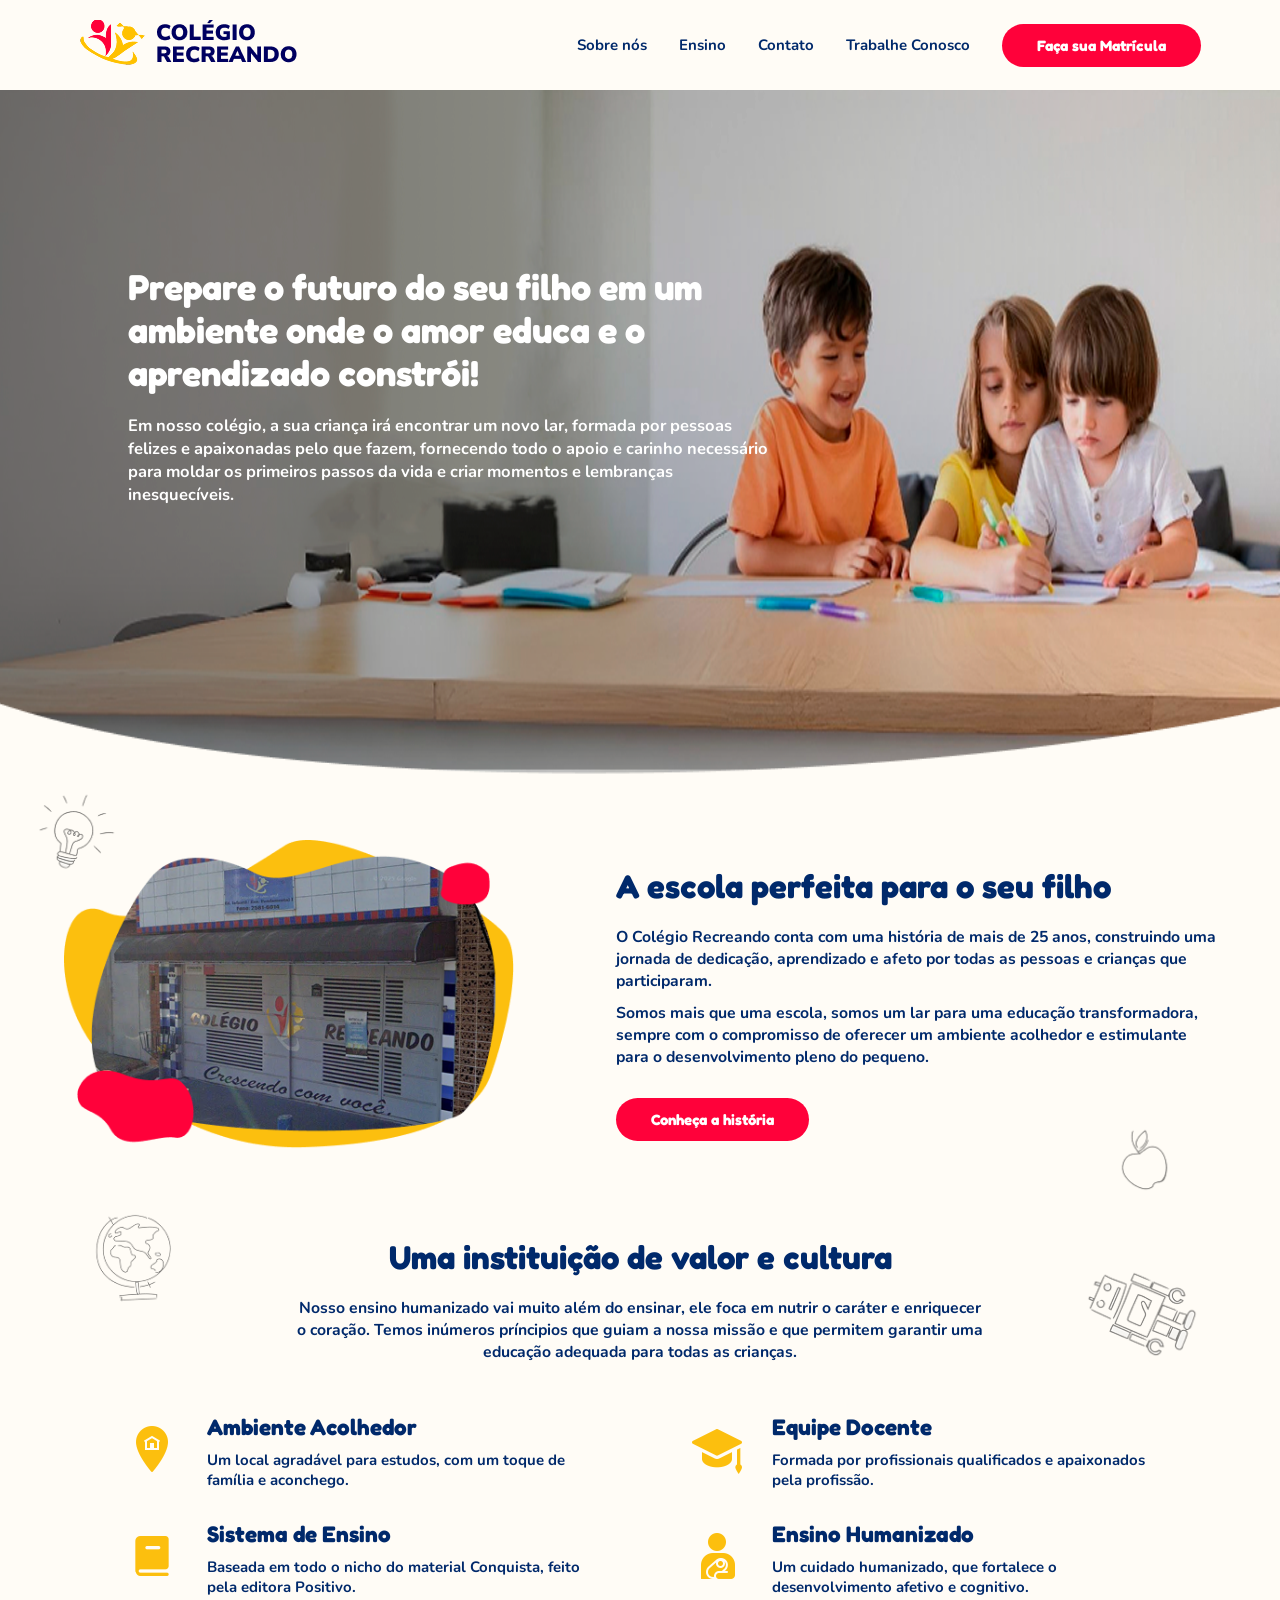
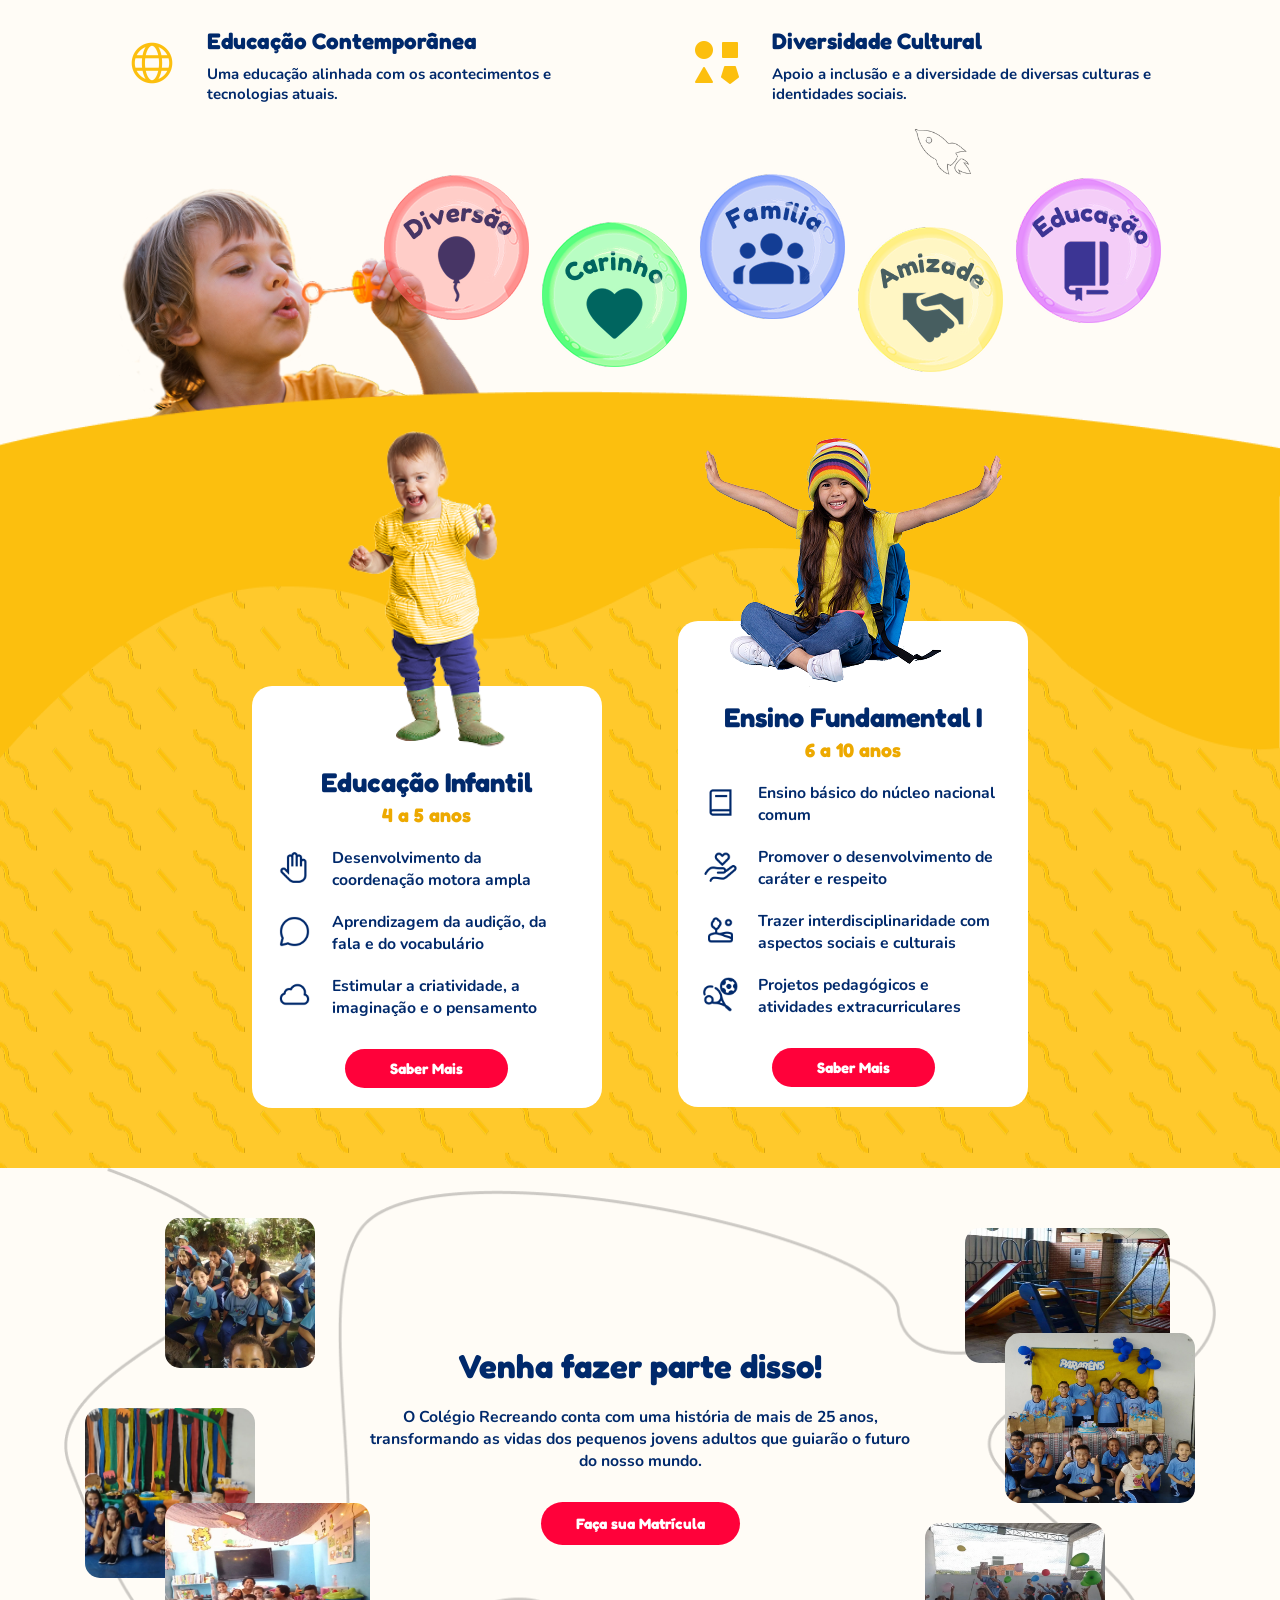
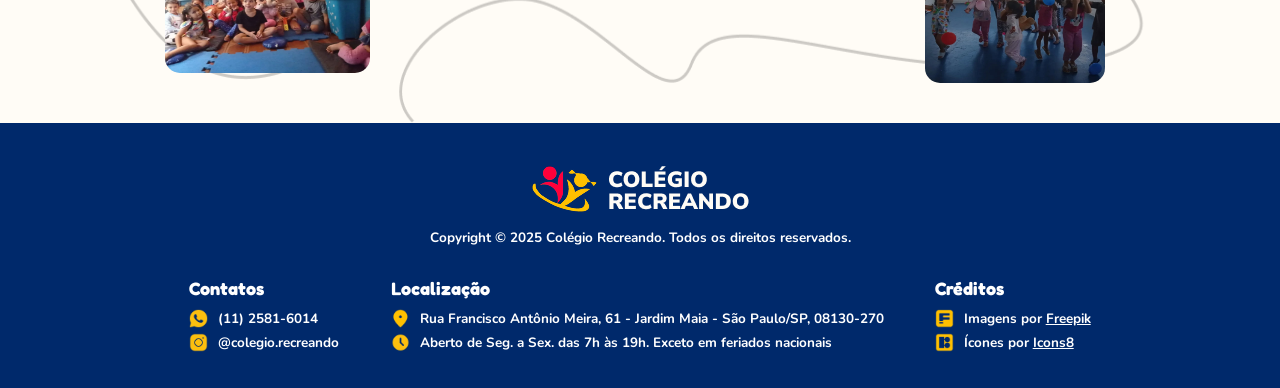
<file: SiteParaTodos/index.html>
<!DOCTYPE html>
<html lang="pt-br">
<head>
    <meta charset="UTF-8">
    <meta name="viewport" content="width=device-width, initial-scale=1.0">
    
    <link rel="stylesheet" href="styles/index.css">
    <link rel="stylesheet" href="styles/footer.css">
    <link rel="stylesheet" href="styles/navbar.css">
    
    <title>Colégio Recreando</title>
    <link rel="icon" href="favicon.png" type="image/png" sizes="48x48">
</head>

<body>
    <nav class="navigation">
        <div class="logo">
            <a href="index.html">
                <img src="images/icon_logo.png" alt="Logo">
            </a>
        </div>

        <ul class="nav-menu">
            <li><a href="sobre-nos.html">Sobre nós</a></li>
            <li class="dropdown">
                <a class="ensino-menu" href="#">Ensino</a>
                <ul class="dropdown-menu">
                    <li><a href="educacao-infantil.html">Infantil</a></li>
                    <li><a href="educacao-fundamental.html">Fundamental</a></li>
                </ul>
            </li>
            <li><a href="contato.html">Contato</a></li>
            <li><a href="trabalhe-conosco.html">Trabalhe Conosco</a></li>
            <li class="li-matricula">
                <div class="matricula">
                    <a href="https://wa.me/551125816014?text=Gostaria%20de%20saber%20mais%20sobre%20a%20matricula!" target="_blank">Faça sua Matrícula</a>
                </div>
            </li>
        </ul>

        <button class="hamburger-icon">
            <span class="bar"></span>
            <span class="bar"></span>
            <span class="bar"></span>
        </button>
    </nav>

    <main>
        <div class="banner">
            <div class="text-banner">
                <p>
                    Prepare o futuro do seu filho em um ambiente onde o amor educa e o aprendizado constrói!
                </p>
                <p>
                    Em nosso colégio, a sua criança irá encontrar um novo lar, formada por pessoas felizes e
                    apaixonadas pelo que fazem, fornecendo todo o apoio e carinho necessário para moldar os primeiros passos
                    da vida e criar momentos e lembranças inesquecíveis.
                </p>
            </div>
        </div>

        <div class="escola">
            <img class="icone-flutuante" src="images/bg_icons/idea_icon.png">
            <img class="icone-flutuante" src="images/bg_icons/potion_icon.png">
            <img class="icone-flutuante" src="images/bg_icons/soccer_icon.png">
            <img class="icone-flutuante" src="images/bg_icons/apple_icon.png">
            <div class="img">
                <img src="images/img_school.png" alt="Escola">
            </div>
            <div class="text-escola">
                <div class="title">
                    <p>A escola perfeita para o seu filho</p>
                </div>
                <div class="desc">
                    <p>
                        O Colégio Recreando conta com uma história de mais de 25 anos, construindo uma jornada de
                        dedicação, aprendizado e afeto por todas as pessoas e crianças que participaram.
                    </p>
                    <p>
                        Somos mais que uma escola, somos um lar para uma educação transformadora, sempre com o
                        compromisso de oferecer um ambiente acolhedor e estimulante para o desenvolvimento pleno
                        do pequeno.
                    </p>
                </div>
                <div class="btn">
                    <div class="btn-historia">
                        <a href="sobre-nos.html">Conheça a história</a>
                    </div>
                </div>
            </div>
        </div>

        <section>
            <img class="icone-flutuante" src="images/bg_icons/global_icon.png">
            <img class="icone-flutuante" src="images/bg_icons/music_icon.png">
            <img class="icone-flutuante" src="images/bg_icons/robot_icon.png">
            <img class="icone-flutuante" src="images/bg_icons/rocket_icon.png">
            <div class="text-aleatorio">
                <p class="title">Uma instituição de valor e cultura</p>
                <p class="desc">
                    Nosso ensino humanizado vai muito além do ensinar, ele foca em nutrir o caráter e enriquecer o coração. 
                    Temos inúmeros príncipios que guiam a nossa missão e que permitem garantir uma educação adequada para todas
                    as crianças.
                </p>
            </div>
    
            <div class="sistema-ensino">
                <div class="item">
                    <div class="icon">
                        <img src="images/fill_icons/local_icon.png" alt="Icon">
                    </div>
                    <div class="text-item">
                        <div class="title">
                            <p>Ambiente Acolhedor</p>
                        </div>
                        <div class="desc">
                            <p>
                                Um local agradável para estudos, com um toque de família e aconchego.
                            </p>
                        </div>
                    </div>
                </div>

                <div class="item">
                    <div class="icon">
                        <img src="images/fill_icons/education_icon.png" alt="Icon">
                    </div>
                    <div class="text-item">
                        <div class="title">
                            <p>Equipe Docente</p>
                        </div>
                        <div class="desc">
                            <p>
                                Formada por profissionais qualificados e apaixonados pela profissão.
                            </p>
                        </div>
                    </div>
                </div>

                <div class="item">
                    <div class="icon">
                        <img src="images/fill_icons/book_icon.png" alt="Icon">
                    </div>
                    <div class="text-item">
                        <div class="title">
                            <p>Sistema de Ensino</p>
                        </div>
                        <div class="desc">
                            <p>
                                Baseada em todo o nicho do material Conquista, feito pela editora Positivo.
                            </p>
                        </div>
                    </div>
                </div>

                <div class="item">
                    <div class="icon">
                        <img src="images/fill_icons/family_icon.png" alt="Icon">
                    </div>
                    <div class="text-item">
                        <div class="title">
                            <p>Ensino Humanizado</p>
                        </div>
                        <div class="desc">
                            <p>
                                Um cuidado humanizado, que fortalece o desenvolvimento afetivo e cognitivo.
                            </p>
                        </div>
                    </div>
                </div>

                <div class="item">
                    <div class="icon">
                        <img src="images/fill_icons/world_icon.png" alt="Icon">
                    </div>
                    <div class="text-item">
                        <div class="title">
                            <p>Educação Contemporânea</p>
                        </div>
                        <div class="desc">
                            <p>
                                Uma educação alinhada com os acontecimentos e tecnologias atuais.
                            </p>
                        </div>
                    </div>
                </div>
    
                <div class="item">
                    <div class="icon">
                        <img src="images/fill_icons/diversity_icon.png" alt="Icon">
                    </div>
                    <div class="text-item">
                        <div class="title">
                            <p>Diversidade Cultural</p>
                        </div>
                        <div class="desc">
                            <p>
                                Apoio a inclusão e a diversidade de diversas culturas e identidades sociais.
                            </p>
                        </div>
                    </div>
                </div>
            </div>
        </section>

        <div class="valores">
            <div style="z-index: -1;">
                <img src="images/img_bubble_child2.png" alt="Icon">
            </div>
            <div class="bubbles">
                <div class="bubble">
                    <img src="images/bubbles/fun_icon.png" alt="Bubble">
                </div>
                <div class="bubble">
                    <img src="images/bubbles/kindness_icon.png" alt="Bubble">
                </div>
                <div class="bubble">
                    <img src="images/bubbles/family_icon.png" alt="Bubble">
                </div>
                <div class="bubble">
                    <img src="images/bubbles/friendship_icon.png" alt="Bubble">
                </div>
                <div class="bubble">
                    <img src="images/bubbles/education_icon.png" alt="Bubble">
                </div>
            </div>
        </div>

        <div class="educacao">
            <div>
                <div class="card">
                    <div class="icon-infantil-fundamental icon-infantil">
                        <img src="images/polished_kindergarten_child 1.png" alt="Icon">
                    </div>
                    <div class="infos-infantil">
                        <div class="title-info">
                            <p>
                                Educação Infantil
                            </p>
                        </div>
                        <div class="idade">
                            <p>
                                4 a 5 anos
                            </p>
                        </div>
                        <div class="lista">
                            <ul>
                                <li>
                                    <div class="icon">
                                        <img src="images/icons/hand_icon.png" alt="Icon">
                                    </div>
                                    <div class="list-item-texto">
                                        <p>
                                            Desenvolvimento da coordenação motora ampla
                                        </p>
                                    </div>
                                </li>
                                <li>
                                    <div class="icon">
                                        <img src="images/icons/talk_icon.png" alt="Icon">
                                    </div>
                                    <div class="list-item-texto">
                                        <p>
                                            Aprendizagem da audição, da fala e do vocabulário
                                        </p>
                                    </div>
                                </li>
                                <li>
                                    <div class="icon">
                                        <img src="images/icons/cloud_icon.png" alt="Icon">
                                    </div>
                                    <div class="list-item-texto">
                                        <p>
                                            Estimular a criatividade, a imaginação e o pensamento
                                        </p>
                                    </div>
                                </li>
                                <li>
                                    <div class="btn-historia">
                                        <a href="educacao-infantil.html">Saber Mais</a>
                                    </div>
                                </li>
                            </ul>
    
                        </div>
                    </div>
                </div>
                <div class="card">
                    <div class="icon-infantil-fundamental">
                        <img src="images/junior_school_child 1.png" alt="icon">
                    </div>
                    <div class="infos-fundamental">
                        <div class="title-info">
                            <p>
                                Ensino Fundamental I
                            </p>
                        </div>
                        <div class="idade">
                            <p>
                                6 a 10 anos
                            </p>
                        </div>
                        <div class="lista">
                            <ul>
                                <li>
                                    <div class="icon">
                                        <img src="images/icons/book_icon.png" alt="Icon">
                                    </div>
                                    <div class="list-item-texto">
                                        <p>
                                            Ensino básico do núcleo nacional comum
                                        </p>
                                    </div>
                                </li>
                                <li>
                                    <div class="icon">
                                        <img src="images/icons/love_icon.png" alt="Icon">
                                    </div>
                                    <div class="list-item-texto">
                                        <p>
                                            Promover o desenvolvimento de caráter e respeito
                                        </p>
                                    </div>
                                </li>
                                <li>
                                    <div class="icon">
                                        <img src="images/icons/nature_icon.png" alt="Icon">
                                    </div>
                                    <div class="list-item-texto">
                                        <p>
                                            Trazer interdisciplinaridade com aspectos sociais e culturais
                                        </p>
                                    </div>
                                </li>
                                <li>
                                    <div class="icon">
                                        <img src="images/icons/ball_icon.png" alt="Icon">
                                    </div>
                                    <div class="list-item-texto">
                                        <p>
                                            Projetos pedagógicos e atividades extracurriculares
                                        </p>
                                    </div>
                                </li>
                                <li>
                                    <div class="btn-historia">
                                        <a href="educacao-fundamental.html">Saber Mais</a>
                                    </div>
                                </li>
                            </ul>
                        </div>
                    </div>
                </div>
            </div>
        </div>

        <div class="fotos-escola-matricula">
            <div class="fotos">
                <div class="foto" style="
                margin-left: -130px;
                height: 154px;
                width: 167px;
                ">
                    <img src="images/img_school_picture_2.jpeg" alt="Imagem">
                </div>
                <div class="foto" style="
                height: 192px;
                width: 177px;
                margin-left: -170px;
                margin-top: 50px;
            ">
                    <img src="images/img_school_picture_4.jpeg" alt="Imagem">
                </div>
                <div class="foto" style="
                margin-top: -120px;
                margin-left: -50px;
            ">
                    <img src="images/img_school_picture_5.jpeg" alt="Imagem">
                </div>
            </div>
            <div>
                <div class="title" style="text-align: center;">
                    <p>
                        Venha fazer parte disso!
                    </p>
                </div>
                <div class="desc">
                    <p style="text-align: center;">
                        O Colégio Recreando conta com uma história de mais de 25 anos, <br> transformando as vidas dos
                        pequenos jovens adultos que guiarão o futuro <br> do nosso mundo.
                    </p>
                </div>
                <div class="btn-historia">
                    <a href="https://w.app/colegiorecreando" target="_blank">Faça sua Matrícula</a>
                </div>
            </div>
            <div class="fotos">
                <div class="foto" style="height: 150px; margin-left: 70px; margin-right: -70px;">
                    <img src="images/img_school_picture_9.jpeg" alt="Imagem">
                </div>
                <div class="foto" style="margin-top: -60px; margin-left: 145px; margin-right: -145px;">
                    <img src="images/img_school_picture_3.jpeg" alt="Imagem">
                </div>
                <div class="foto" style="margin-top: 20px; margin-left: 20px; margin-right: -20px;">
                    <img src="images/img_school_picture_6.jpeg" alt="Imagem">
                </div>
            </div>
        </div>
    </main>

    <footer>
        <div class="align-footer">
            <div>
                <div><img src="images/Group 37.png" alt="Logo"></div>
                <div>
                    <p class="desc-footer">
                        Copyright © 2025 Colégio Recreando. Todos os direitos reservados.
                    </p>
                </div>
            </div>
            <div class="contato-localizacao">
                <p class="title">Contatos</p>
                <ul>
                    <li>
                        <div><img src="images/fill_icons/whatsapp_icon.png" alt="Icon"></div>
                        <div class="desc-footer">
                            <p>(11) 2581-6014</p>
                        </div>
                    </li>
                    <li>
                        <div><img src="images/fill_icons/instagram_icon.png" alt="Icon"></div>
                        <div class="desc-footer">
                            <p>@colegio.recreando</p>
                        </div>
                    </li>
                </ul>
            </div>
            <div class="contato-localizacao">
                <p class="title">Localização</p>
                <ul>
                    <li>
                        <div><img src="images/fill_icons/address_icon.png" alt="Icon"></div>
                        <div class="desc-footer">
                            <p>Rua Francisco Antônio Meira, 61 - Jardim Maia - São Paulo/SP, 08130-270</p>
                        </div>
                    </li>
                    <li>
                        <div><img src="images/fill_icons/clock_icon.png" alt="Icon"></div>
                        <div class="desc-footer">
                            <p>Aberto de Seg. a Sex. das 7h às 19h. Exceto em feriados nacionais</p>
                        </div>
                    </li>
                </ul>
            </div>
            <div class="contato-localizacao">
                <p class="title">Créditos</p>
                <ul>
                    <li>
                        <div><img src="images/fill_icons/freepik_icon.png" alt="Icon"></div>
                        <div class="desc-footer">
                            <p>Imagens por <a href="https://www.freepik.com/" target="_blank">Freepik</a></p>
                        </div>
                    </li>
                    <li>
                        <div><img src="images/fill_icons/icons8_icon.png" alt="Icon"></div>
                        <div class="desc-footer">
                            <p>Ícones por <a href="https://icons8.com.br/" target="_blank">Icons8</a></p>
                        </div>
                    </li>
                </ul>
            </div>
        </div>
    </footer>

    <!-- Necessário para os componentes funcionarem -->
    <script src="js/hamburguer-menu.js"></script>
</body>


</html>
</file>
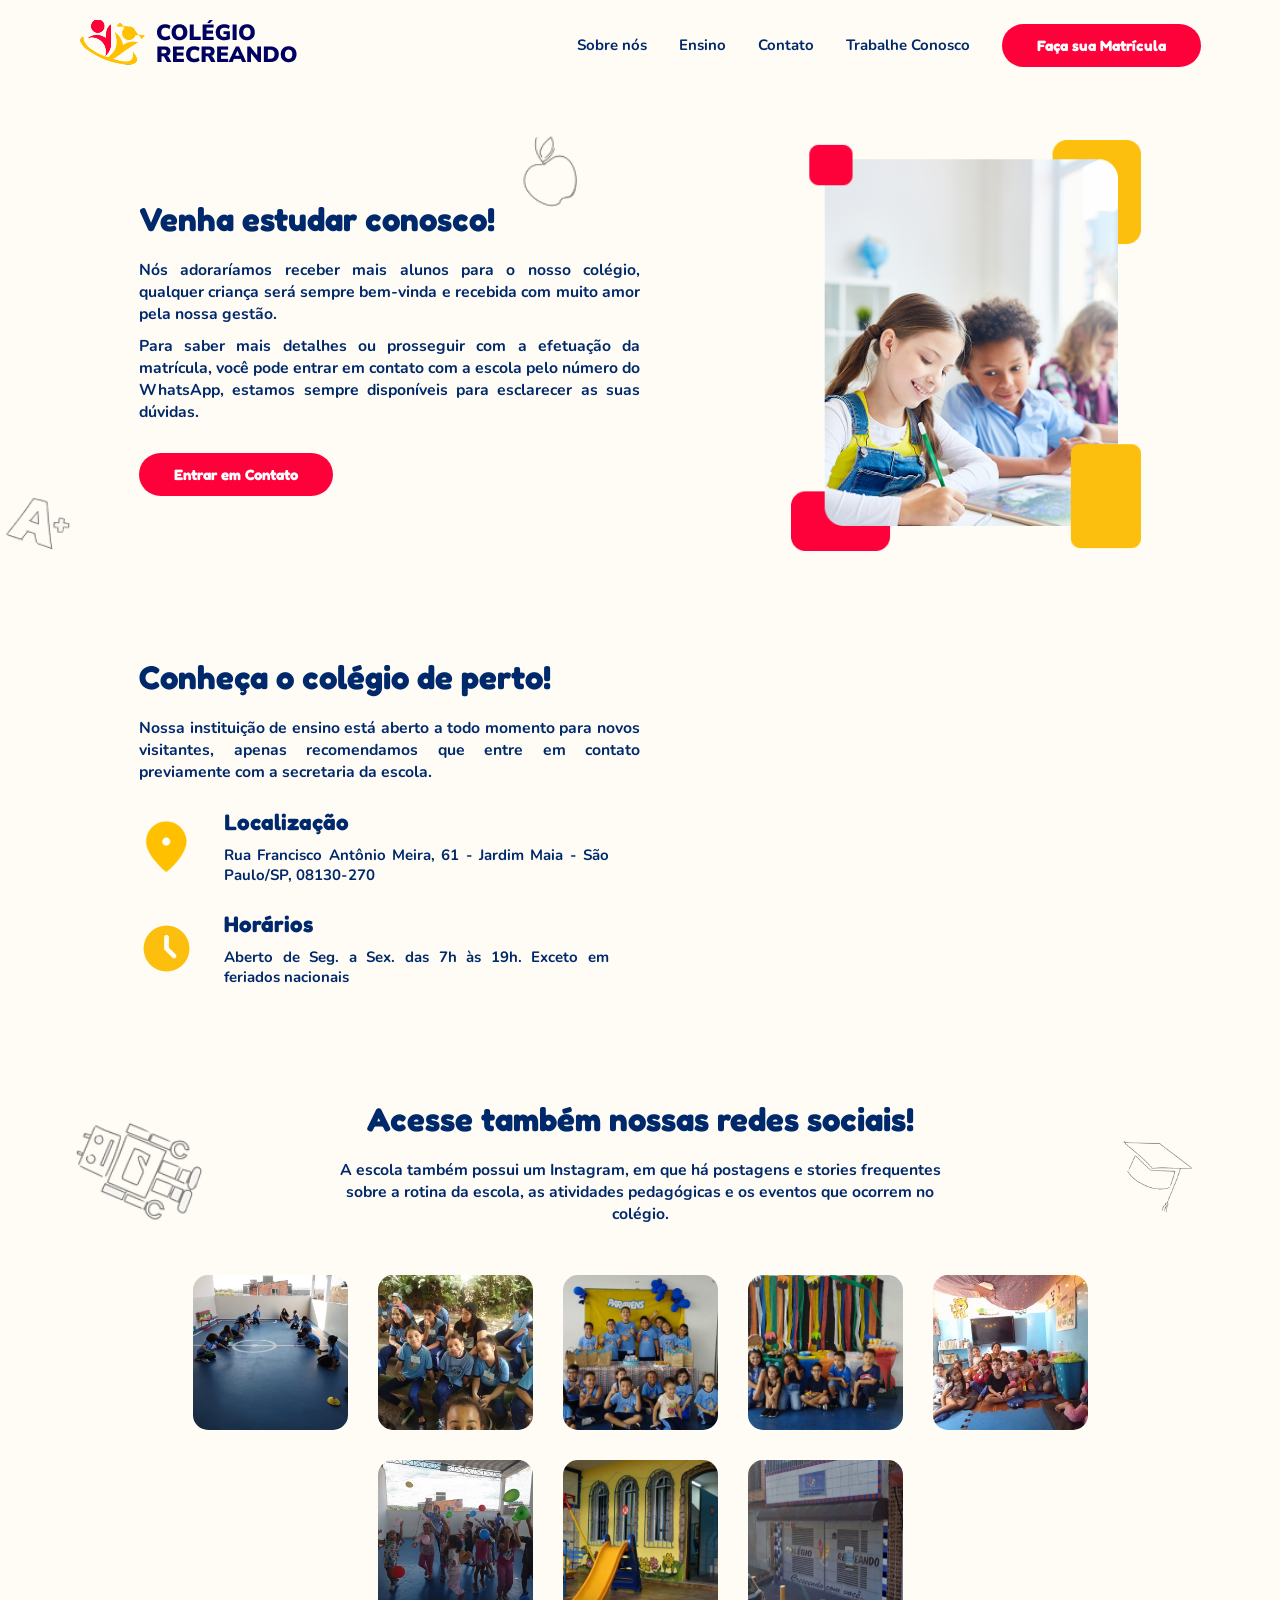
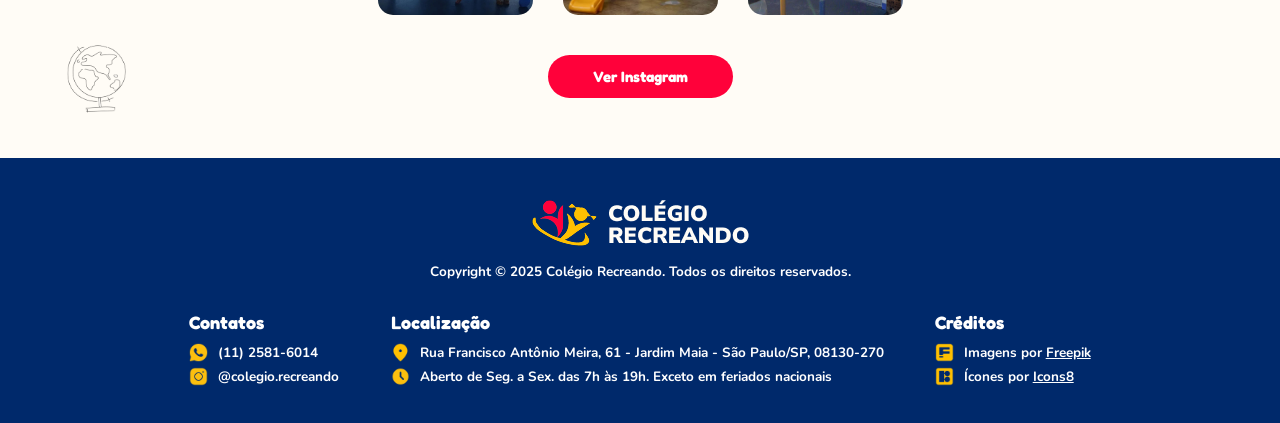
<file: SiteParaTodos/contato.html>
<!DOCTYPE html>
<html lang="pt-br">
<head>
    <meta charset="UTF-8">
    <meta name="viewport" content="width=device-width, initial-scale=1.0">

    <link rel="stylesheet" href="styles/contact.css">
    <link rel="stylesheet" href="styles/footer.css">
    <link rel="stylesheet" href="styles/navbar.css">

    <title>Colégio Recreando</title>
    <link rel="icon" href="favicon.png" type="image/png" sizes="48x48">
</head>

<body>
    <nav class="navigation">
        <div class="logo">
            <a href="index.html">
                <img src="images/icon_logo.png" alt="Logo">
            </a>
        </div>

        <ul class="nav-menu">
            <li><a href="sobre-nos.html">Sobre nós</a></li>
            <li class="dropdown">
                <a class="ensino-menu" href="#">Ensino</a>
                <ul class="dropdown-menu">
                    <li><a href="educacao-infantil.html">Infantil</a></li>
                    <li><a href="educacao-fundamental.html">Fundamental</a></li>
                </ul>
            </li>
            <li><a href="contato.html">Contato</a></li>
            <li><a href="trabalhe-conosco.html">Trabalhe Conosco</a></li>
            <li class="li-matricula">
                <div class="matricula">
                    <a href="https://wa.me/551125816014?text=Olá,%20gostaria%20de%20mais%20informações!" target="_blank">Faça sua Matrícula</a>
                </div>
            </li>
        </ul>

        <button class="hamburger-icon">
            <span class="bar"></span>
            <span class="bar"></span>
            <span class="bar"></span>
        </button>
    </nav>

    <main>
        <div class="align">
            <img class="icone-flutuante" src="images/bg_icons/apple_icon.png">
            <img class="icone-flutuante" src="images/bg_icons/grade_icon.png">
            <img class="icone-flutuante" src="images/bg_icons/medal_icon.png">
            <div>
                <p class="title">Venha estudar conosco!</p>
                <p class="text">
                    Nós adoraríamos receber mais alunos para o nosso colégio, qualquer criança será sempre bem-vinda e recebida com muito amor pela nossa gestão.
                </p>
                <p class="text">
                    Para saber mais detalhes ou prosseguir com a efetuação da matrícula, você pode entrar em contato com a escola pelo número do WhatsApp, estamos sempre disponíveis para esclarecer as suas dúvidas.
                </p>
                <div class="btn-conhecer">
                    <a href="https://w.app/colegiorecreando">Entrar em Contato</a>
                </div>
            </div>
            <div>
                <img src="images/Group 54.png" alt="Imagem">
            </div>
        </div>

        <div class="align">
            <div>
                <p class="title">Conheça o colégio de perto!</p>
                <p class="text">Nossa instituição de ensino está aberto a todo momento para
                    novos visitantes, apenas recomendamos que entre em contato previamente com a secretaria da escola.</p>
                <div class="item">
                    <div class="icon">
                        <img src="images/fill_icons/address_icon.png" alt="Icon">
                    </div>
                    <div class="text-item">
                        <div class="title">
                            <p>Localização</p>
                        </div>
                        <div class="text">
                            <p>Rua Francisco Antônio Meira, 61 - Jardim Maia - São Paulo/SP, 08130-270</p>
                        </div>
                    </div>
                </div>

                <div class="item">
                    <div class="icon">
                        <img src="images/fill_icons/clock_icon.png" alt="Icon">
                    </div>
                    <div class="text-item">
                        <div class="title">
                            <p>Horários</p>
                        </div>
                        <div class="text">
                            <p>Aberto de Seg. a Sex. das 7h às 19h. Exceto em feriados nacionais</p>
                        </div>
                    </div>
                </div>
            </div>
            <div>
                <iframe
                    src="https://www.google.com/maps/embed?pb=!1m18!1m12!1m3!1d3659.203780508009!2d-46.41722734600036!3d-23.489168458354275!2m3!1f0!2f0!3f0!3m2!1i1024!2i768!4f13.1!3m3!1m2!1s0x94ce63bdcff7fdc1%3A0x82db6ec28052f014!2sN%C3%BAcleo%20Educacional%20Recreando!5e0!3m2!1spt-BR!2sbr!4v1757608848397!5m2!1spt-BR!2sbr"
                    width="446" height="396" allowfullscreen="" loading="lazy"
                    referrerpolicy="no-referrer-when-downgrade"></iframe>
            </div>
        </div>

        <div class="align">
            <img class="icone-flutuante" src="images/bg_icons/global_icon.png">
            <img class="icone-flutuante" src="images/bg_icons/robot_icon.png">
            <img class="icone-flutuante" src="images/bg_icons/school_icon.png">
            <p class="title">Acesse também nossas redes sociais!</p>
            <p class="text">
                A escola também possui um Instagram, em que há postagens e stories frequentes sobre a rotina da escola,
                as atividades pedagógicas e os eventos que ocorrem no colégio.
            </p>
        </div>

        <div class="align galeria-imagem">
            <img class="img-size" src="images/img_school_picture_1.jpeg" alt="Foto">
            <img class="img-size" src="images/img_school_picture_2.jpeg" alt="Foto">
            <img class="img-size" src="images/img_school_picture_3.jpeg" alt="Foto">
            <img class="img-size" src="images/img_school_picture_4.jpeg" alt="Foto">
            <img class="img-size" src="images/img_school_picture_5.jpeg" alt="Foto">
            <img class="img-size" src="images/img_school_picture_6.jpeg" alt="Foto">
            <img class="img-size" src="images/img_school_picture_7.jpeg" alt="Foto">
            <img class="img-size" src="images/img_school_picture_8.png" alt="Foto">
        </div>

        <div class="align">
            <div class="btn-conhecer">
                <a href="https://www.instagram.com/colegio.recreando/" target="_blank">Ver Instagram</a>
            </div>
        </div>
    </main>

    <footer>
        <div class="align-footer">
            <div>
                <div><img src="images/Group 37.png" alt="Logo"></div>
                <div>
                    <p class="desc-footer">
                        Copyright © 2025 Colégio Recreando. Todos os direitos reservados.
                    </p>
                </div>
            </div>
            <div class="contato-localizacao">
                <p class="title">Contatos</p>
                <ul>
                    <li>
                        <div><img src="images/fill_icons/whatsapp_icon.png" alt="Icon"></div>
                        <div class="desc-footer">
                            <p>(11) 2581-6014</p>
                        </div>
                    </li>
                    <li>
                        <div><img src="images/fill_icons/instagram_icon.png" alt="Icon"></div>
                        <div class="desc-footer">
                            <p>@colegio.recreando</p>
                        </div>
                    </li>
                </ul>
            </div>
            <div class="contato-localizacao">
                <p class="title">Localização</p>
                <ul>
                    <li>
                        <div><img src="images/fill_icons/address_icon.png" alt="Icon"></div>
                        <div class="desc-footer">
                            <p>Rua Francisco Antônio Meira, 61 - Jardim Maia - São Paulo/SP, 08130-270</p>
                        </div>
                    </li>
                    <li>
                        <div><img src="images/fill_icons/clock_icon.png" alt="Icon"></div>
                        <div class="desc-footer">
                            <p>Aberto de Seg. a Sex. das 7h às 19h. Exceto em feriados nacionais</p>
                        </div>
                    </li>
                </ul>
            </div>
            <div class="contato-localizacao">
                <p class="title">Créditos</p>
                <ul>
                    <li>
                        <div><img src="images/fill_icons/freepik_icon.png" alt="Icon"></div>
                        <div class="desc-footer">
                            <p>Imagens por <a href="https://www.freepik.com/" target="_blank">Freepik</a></p>
                        </div>
                    </li>
                    <li>
                        <div><img src="images/fill_icons/icons8_icon.png" alt="Icon"></div>
                        <div class="desc-footer">
                            <p>Ícones por <a href="https://icons8.com.br/" target="_blank">Icons8</a></p>
                        </div>
                    </li>
                </ul>
            </div>
        </div>
    </footer>

    <!-- Necessário para os componentes funcionarem -->
    <script src="js/hamburguer-menu.js"></script>
</body>

</html>
</file>
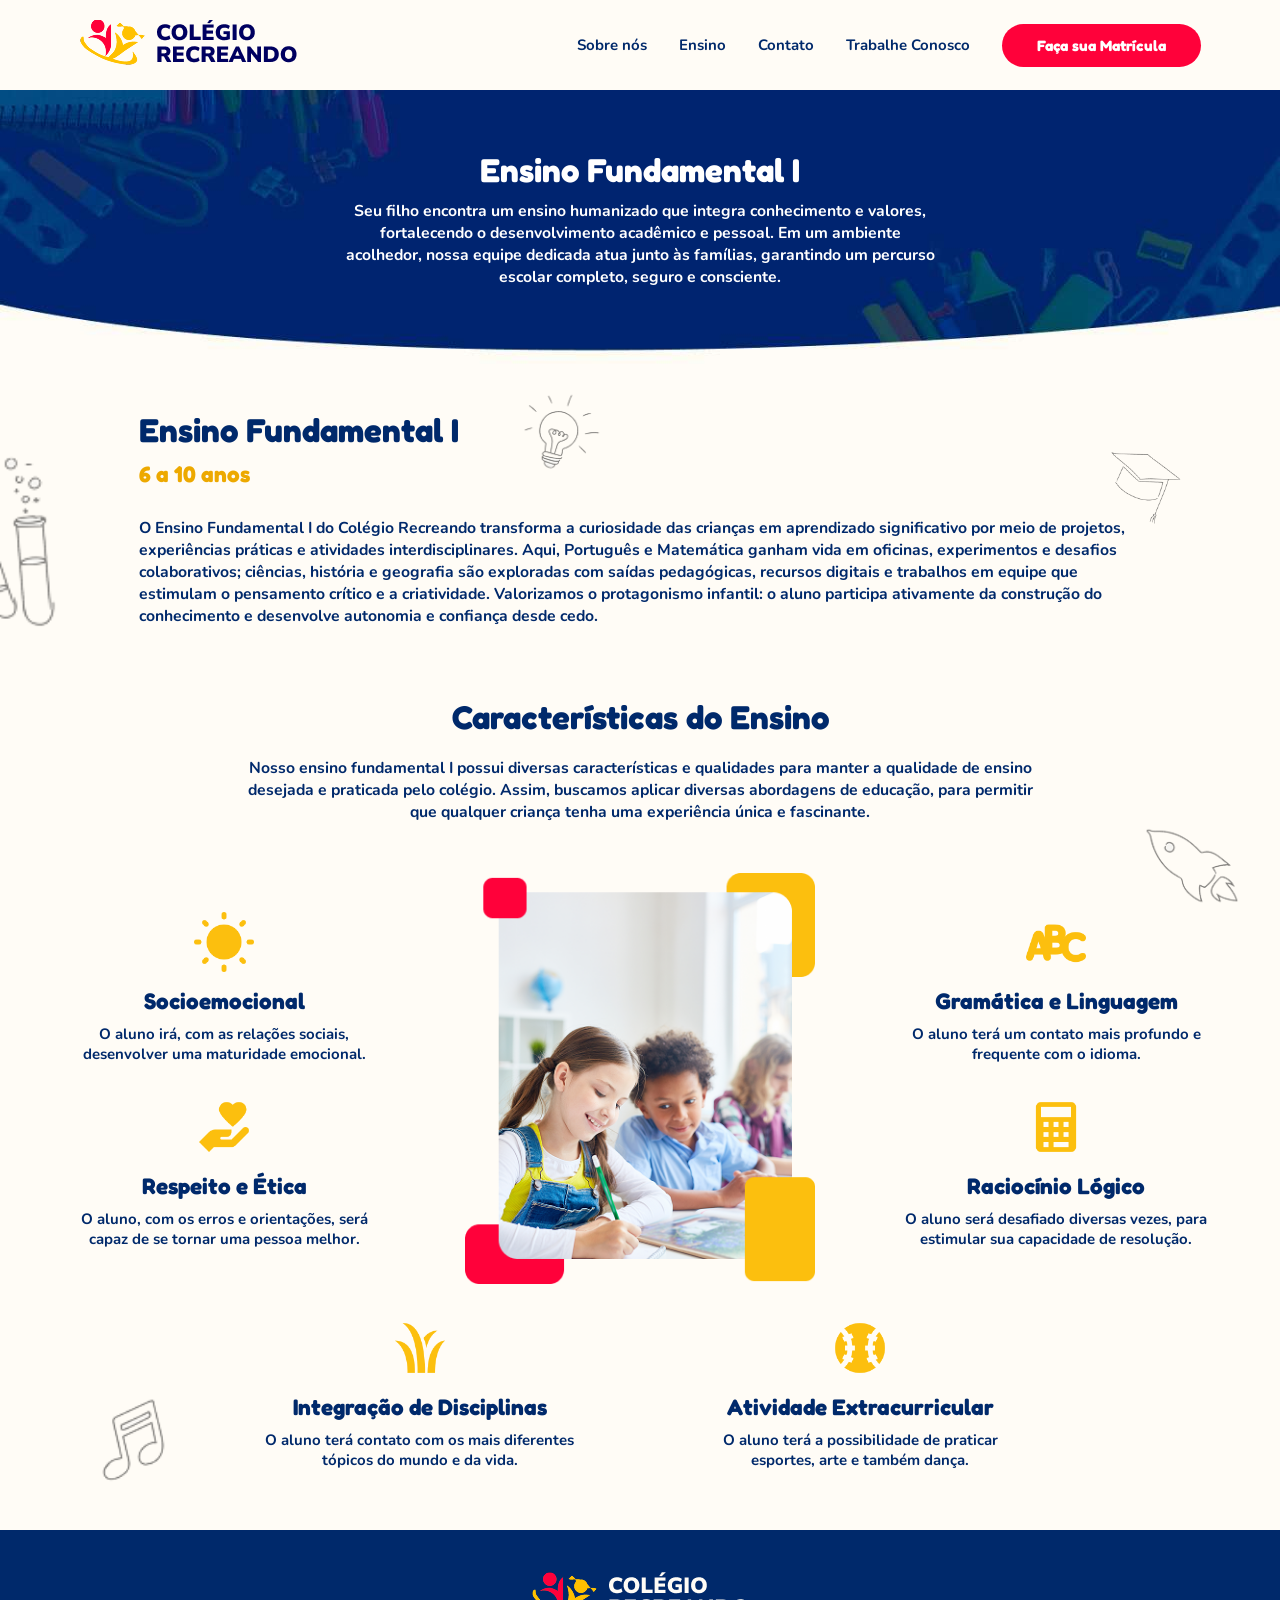
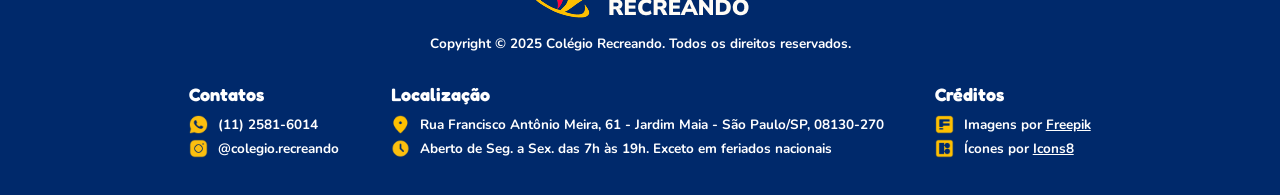
<file: SiteParaTodos/educacao-fundamental.html>
<!DOCTYPE html>
<html lang="pt-br">
<head>
    <meta charset="UTF-8">
    <meta name="viewport" content="width=device-width, initial-scale=1.0">

    <link rel="stylesheet" href="styles/education.css">
    <link rel="stylesheet" href="styles/footer.css">
    <link rel="stylesheet" href="styles/navbar.css">
    
    <title>Colégio Recreando</title>
    <link rel="icon" href="favicon.png" type="image/png" sizes="48x48">
</head>

<body>
    <nav class="navigation">
        <div class="logo">
            <a href="index.html">
                <img src="images/icon_logo.png" alt="Logo">
            </a>
        </div>

        <ul class="nav-menu">
            <li><a href="sobre-nos.html">Sobre nós</a></li>
            <li class="dropdown">
                <a class="ensino-menu" href="#">Ensino</a>
                <ul class="dropdown-menu">
                    <li><a href="educacao-infantil.html">Infantil</a></li>
                    <li><a href="educacao-fundamental.html">Fundamental</a></li>
                </ul>
            </li>
            <li><a href="contato.html">Contato</a></li>
            <li><a href="trabalhe-conosco.html">Trabalhe Conosco</a></li>
            <li class="li-matricula">
                <div class="matricula">
                    <a href="https://wa.me/551125816014?text=Gostaria%20de%20saber%20mais%20sobre%20a%20matricula!" target="_blank">Faça sua Matrícula</a>
                </div>
            </li>
        </ul>

        <button class="hamburger-icon">
            <span class="bar"></span>
            <span class="bar"></span>
            <span class="bar"></span>
        </button>
    </nav>

    <main>
        <div class="introducao">
            <div class="fundo-introducao">
                <p class="title">Ensino Fundamental I</p>
                <p class="text">Seu filho encontra um ensino humanizado que integra conhecimento e valores, fortalecendo o desenvolvimento acadêmico e pessoal. Em um ambiente acolhedor, nossa equipe dedicada atua junto às famílias, garantindo um percurso escolar completo, seguro e consciente.</p>
            </div>
        </div>

        <div class="align">
            <img class="icone-flutuante" src="images/bg_icons/idea_icon.png">
            <img class="icone-flutuante" src="images/bg_icons/potion_icon.png">
            <img class="icone-flutuante" src="images/bg_icons/school_icon.png">
            <div>
                <p class="title">Ensino Fundamental I</p>
            </div>
            <div>
                <p class="subtitle">6 a 10 anos</p>
            </div>
            <div>
                <p class="text">
                    O Ensino Fundamental I do Colégio Recreando transforma a curiosidade das crianças em aprendizado significativo por meio de projetos, experiências práticas e atividades interdisciplinares. Aqui, Português e Matemática ganham vida em oficinas, experimentos e desafios colaborativos; ciências, história e geografia são exploradas com saídas pedagógicas, recursos digitais e trabalhos em equipe que estimulam o pensamento crítico e a criatividade. Valorizamos o protagonismo infantil: o aluno participa ativamente da construção do conhecimento e desenvolve autonomia e confiança desde cedo.
                </p> 
            </div>
        </div>

        <div class="align">
            <p class="title">Características do Ensino</p>
            <p class="text">
                Nosso ensino fundamental I possui diversas características e qualidades para manter a qualidade de ensino
                desejada e praticada pelo colégio. Assim, buscamos aplicar diversas abordagens de educação, para permitir que qualquer
                criança tenha uma experiência única e fascinante.
            </p>
        </div>

        <div class="align">
            <img class="icone-flutuante" src="images/bg_icons/grade_icon.png">
            <img class="icone-flutuante" src="images/bg_icons/music_icon.png">
            <img class="icone-flutuante" src="images/bg_icons/rocket_icon.png">
            <div class="align-items">
                <div class="item">
                    <div class="icon">
                        <img src="images/fill_icons/sun_icon.png" alt="Icon">
                    </div>
                    <div class="text-item">
                        <div class="title">
                            <p>Socioemocional</p>
                        </div>
                        <div class="text">
                            <p>O aluno irá, com as relações sociais, desenvolver uma maturidade emocional.</p>
                        </div>
                    </div>
                </div>
                <div class="item">
                    <div class="icon">
                        <img src="images/fill_icons/respect_icon.png" alt="Icon">
                    </div>
                    <div class="text-item">
                        <div class="title">
                            <p>Respeito e Ética</p>
                        </div>
                        <div class="text">
                            <p>O aluno, com os erros e orientações, será capaz de se tornar uma pessoa melhor.</p>
                        </div>
                    </div>
                </div>
            </div>

            <div>
                <img src="images/Group 54.png" alt="Imagem">
            </div>

            <div class="align-items">
                <div class="item">
                    <div class="icon">
                        <img src="images/fill_icons/alphabet_icon.png" alt="Icon">
                    </div>
                    <div class="text-item">
                        <div class="title">
                            <p>Gramática e Linguagem</p>
                        </div>
                        <div class="text">
                            <p>O aluno terá um contato mais profundo e frequente com o idioma.</p>
                        </div>
                    </div>
                </div>
                <div class="item">
                    <div class="icon">
                        <img src="images/fill_icons/math_icon.png" alt="Icon">
                    </div>
                    <div class="text-item">
                        <div class="title">
                            <p>Raciocínio Lógico</p>
                        </div>
                        <div class="text">
                            <p>O aluno será desafiado diversas vezes, para estimular sua capacidade de resolução.</p>
                        </div>
                    </div>
                </div>
            </div>
        </div>

        <div class="align">
            <div class="item">
                <div class="icon">
                    <img src="images/fill_icons/nature_icon.png" alt="Icon">
                </div>
                <div class="text-item">
                    <div class="title">
                        <p>Integração de Disciplinas</p>
                    </div>
                    <div class="text">
                        <p>O aluno terá contato com os mais diferentes tópicos do mundo e da vida.
                        </p>
                    </div>
                </div>
            </div>
            <div class="item">
                <div class="icon">
                    <img src="images/fill_icons/sports_icon.png" alt="Icon">
                </div>
                <div class="text-item">
                    <div class="title">
                        <p>Atividade Extracurricular</p>
                    </div>
                    <div class="text">
                        <p>O aluno terá a possibilidade de praticar esportes, arte e também dança.
                        </p>
                    </div>
                </div>
            </div>
        </div>
    </main>

    <footer>
        <div class="align-footer">
            <div>
                <div><img src="images/Group 37.png" alt="Logo"></div>
                <div>
                    <p class="desc-footer">
                        Copyright © 2025 Colégio Recreando. Todos os direitos reservados.
                    </p>
                </div>
            </div>
            <div class="contato-localizacao">
                <p class="title">Contatos</p>
                <ul>
                    <li>
                        <div><img src="images/fill_icons/whatsapp_icon.png" alt="Icon"></div>
                        <div class="desc-footer">
                            <p>(11) 2581-6014</p>
                        </div>
                    </li>
                    <li>
                        <div><img src="images/fill_icons/instagram_icon.png" alt="Icon"></div>
                        <div class="desc-footer">
                            <p>@colegio.recreando</p>
                        </div>
                    </li>
                </ul>
            </div>
            <div class="contato-localizacao">
                <p class="title">Localização</p>
                <ul>
                    <li>
                        <div><img src="images/fill_icons/address_icon.png" alt="Icon"></div>
                        <div class="desc-footer">
                            <p>Rua Francisco Antônio Meira, 61 - Jardim Maia - São Paulo/SP, 08130-270</p>
                        </div>
                    </li>
                    <li>
                        <div><img src="images/fill_icons/clock_icon.png" alt="Icon"></div>
                        <div class="desc-footer">
                            <p>Aberto de Seg. a Sex. das 7h às 19h. Exceto em feriados nacionais</p>
                        </div>
                    </li>
                </ul>
            </div>
            <div class="contato-localizacao">
                <p class="title">Créditos</p>
                <ul>
                    <li>
                        <div><img src="images/fill_icons/freepik_icon.png" alt="Icon"></div>
                        <div class="desc-footer">
                            <p>Imagens por <a href="https://www.freepik.com/" target="_blank">Freepik</a></p>
                        </div>
                    </li>
                    <li>
                        <div><img src="images/fill_icons/icons8_icon.png" alt="Icon"></div>
                        <div class="desc-footer">
                            <p>Ícones por <a href="https://icons8.com.br/" target="_blank">Icons8</a></p>
                        </div>
                    </li>
                </ul>
            </div>
        </div>
    </footer>

    <!-- Necessário para os componentes funcionarem -->
    <script src="js/hamburguer-menu.js"></script>
</body>

</html>
</file>
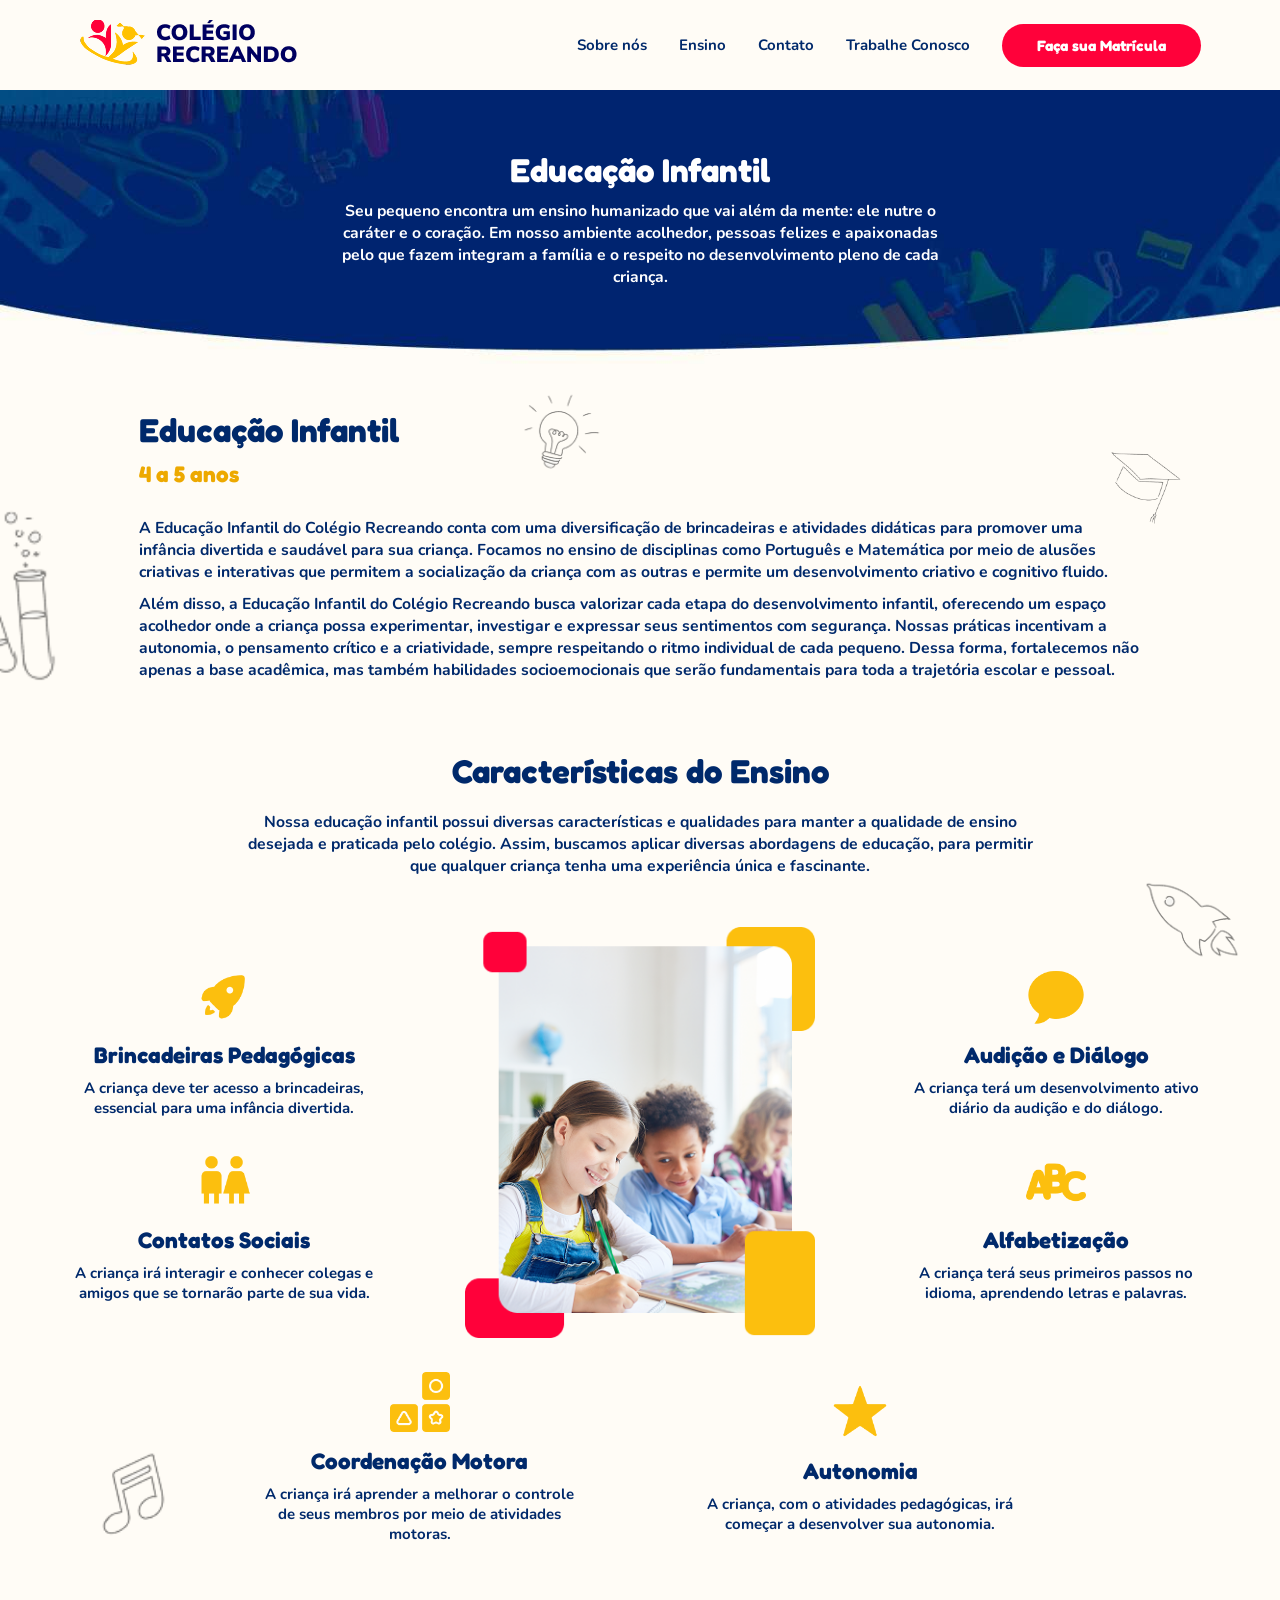
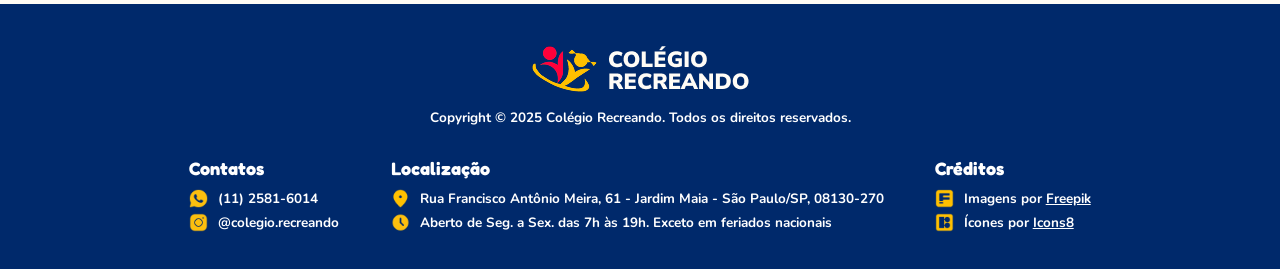
<file: SiteParaTodos/educacao-infantil.html>
<!DOCTYPE html>
<html lang="pt-br">
<head>
    <meta charset="UTF-8">
    <meta name="viewport" content="width=device-width, initial-scale=1.0">

    <link rel="stylesheet" href="styles/education.css">
    <link rel="stylesheet" href="styles/footer.css">
    <link rel="stylesheet" href="styles/navbar.css">
    
    <title>Colégio Recreando</title>
    <link rel="icon" href="favicon.png" type="image/png" sizes="48x48">
</head>

<body>
    <nav class="navigation">
        <div class="logo">
            <a href="index.html">
                <img src="images/icon_logo.png" alt="Logo">
            </a>
        </div>

        <ul class="nav-menu">
            <li><a href="sobre-nos.html">Sobre nós</a></li>
            <li class="dropdown">
                <a class="ensino-menu" href="#">Ensino</a>
                <ul class="dropdown-menu">
                    <li><a href="educacao-infantil.html">Infantil</a></li>
                    <li><a href="educacao-fundamental.html">Fundamental</a></li>
                </ul>
            </li>
            <li><a href="contato.html">Contato</a></li>
            <li><a href="trabalhe-conosco.html">Trabalhe Conosco</a></li>
            <li class="li-matricula">
                <div class="matricula">
                    <a href="https://wa.me/551125816014?text=Gostaria%20de%20saber%20mais%20sobre%20a%20matricula!" target="_blank">Faça sua Matrícula</a>
                </div>
            </li>
        </ul>

        <button class="hamburger-icon">
            <span class="bar"></span>
            <span class="bar"></span>
            <span class="bar"></span>
        </button>
    </nav>

    <main>
        <div class="introducao">
            <div class="fundo-introducao">
                <p class="title">Educação Infantil</p>
                <p class="text">Seu pequeno encontra um ensino humanizado que vai além da mente:
                    ele nutre o caráter e o coração. Em nosso ambiente acolhedor, pessoas felizes e apaixonadas pelo que
                    fazem integram a família e o respeito no desenvolvimento pleno de cada criança.</p>
            </div>
        </div>

        <div class="align">
            <img class="icone-flutuante" src="images/bg_icons/idea_icon.png">
            <img class="icone-flutuante" src="images/bg_icons/potion_icon.png">
            <img class="icone-flutuante" src="images/bg_icons/school_icon.png">
            <div>
                <p class="title">Educação Infantil</p>
            </div>
            <div>
                <p class="subtitle">4 a 5 anos</p>
            </div>
            <div>
                <p class="text">A Educação Infantil do Colégio Recreando conta com uma diversificação de brincadeiras e atividades didáticas para promover uma infância divertida e saudável para sua criança. Focamos no ensino de disciplinas como Português e Matemática por meio de alusões criativas e interativas que permitem a socialização da criança com as outras e permite um desenvolvimento criativo e cognitivo fluido.</p> 
                <p class="text">Além disso, a Educação Infantil do Colégio Recreando busca valorizar cada etapa do desenvolvimento infantil, oferecendo um espaço acolhedor onde a criança possa experimentar, investigar e expressar seus sentimentos com segurança. Nossas práticas incentivam a autonomia, o pensamento crítico e a criatividade, sempre respeitando o ritmo individual de cada pequeno. Dessa forma, fortalecemos não apenas a base acadêmica, mas também habilidades socioemocionais que serão fundamentais para toda a trajetória escolar e pessoal.</p>
            </div>
        </div>

        <div class="align">
            <p class="title">Características do Ensino</p>
            <p class="text">
                Nossa educação infantil possui diversas características e qualidades para manter a qualidade de ensino
                desejada e praticada pelo colégio. Assim, buscamos aplicar diversas abordagens de educação, para permitir que qualquer
                criança tenha uma experiência única e fascinante.
            </p>
        </div>

        <div class="align">
            <img class="icone-flutuante" src="images/bg_icons/grade_icon.png">
            <img class="icone-flutuante" src="images/bg_icons/music_icon.png">
            <img class="icone-flutuante" src="images/bg_icons/rocket_icon.png">
            <div class="align-items">
                <div class="item">
                    <div class="icon">
                        <img src="images/fill_icons/rocket_icon.png" alt="Icon">
                    </div>
                    <div class="text-item">
                        <div class="title">
                            <p>Brincadeiras Pedagógicas</p>
                        </div>
                        <div class="text">
                            <p>A criança deve ter acesso a brincadeiras, essencial para uma infância divertida.</p>
                        </div>
                    </div>
                </div>
                <div class="item">
                    <div class="icon">
                        <img src="images/fill_icons/children_icon.png" alt="Icon">
                    </div>
                    <div class="text-item">
                        <div class="title">
                            <p>Contatos Sociais</p>
                        </div>
                        <div class="text">
                            <p>A criança irá interagir e conhecer colegas e amigos que se tornarão parte de sua vida.</p>
                        </div>
                    </div>
                </div>
            </div>

            <div>
                <img src="images/Group 54.png" alt="Imagem">
            </div>

            <div class="align-items">
                <div class="item">
                    <div class="icon">
                        <img src="images/fill_icons/message_icon.png" alt="Icon">
                    </div>
                    <div class="text-item">
                        <div class="title">
                            <p>Audição e Diálogo</p>
                        </div>
                        <div class="text">
                            <p>A criança terá um desenvolvimento ativo diário da audição e do diálogo.</p>
                        </div>
                    </div>
                </div>
                <div class="item">
                    <div class="icon">
                        <img src="images/fill_icons/alphabet_icon.png" alt="Icon">
                    </div>
                    <div class="text-item">
                        <div class="title">
                            <p>Alfabetização</p>
                        </div>
                        <div class="text">
                            <p>A criança terá seus primeiros passos no idioma, aprendendo letras e palavras.</p>
                        </div>
                    </div>
                </div>
            </div>
        </div>

        <div class="align">
            <div class="item">
                <div class="icon">
                    <img src="images/fill_icons/blocks_icon.png" alt="Icon">
                </div>
                <div class="text-item">
                    <div class="title">
                        <p>Coordenação Motora</p>
                    </div>
                    <div class="text">
                        <p>A criança irá aprender a melhorar o controle de seus membros por meio de atividades motoras.</p>
                    </div>
                </div>
            </div>
            <div class="item">
                <div class="icon">
                    <img src="images/fill_icons/star_icon.png" alt="Icon">
                </div>
                <div class="text-item">
                    <div class="title">
                        <p>Autonomia</p>
                    </div>
                    <div class="text">
                        <p>A criança, com o atividades pedagógicas, irá começar a desenvolver sua autonomia.</p>
                    </div>
                </div>
            </div>
        </div>
    </main>

    <footer>
        <div class="align-footer">
            <div>
                <div><img src="images/Group 37.png" alt="Logo"></div>
                <div>
                    <p class="desc-footer">
                        Copyright © 2025 Colégio Recreando. Todos os direitos reservados.
                    </p>
                </div>
            </div>
            <div class="contato-localizacao">
                <p class="title">Contatos</p>
                <ul>
                    <li>
                        <div><img src="images/fill_icons/whatsapp_icon.png" alt="Icon"></div>
                        <div class="desc-footer">
                            <p>(11) 2581-6014</p>
                        </div>
                    </li>
                    <li>
                        <div><img src="images/fill_icons/instagram_icon.png" alt="Icon"></div>
                        <div class="desc-footer">
                            <p>@colegio.recreando</p>
                        </div>
                    </li>
                </ul>
            </div>
            <div class="contato-localizacao">
                <p class="title">Localização</p>
                <ul>
                    <li>
                        <div><img src="images/fill_icons/address_icon.png" alt="Icon"></div>
                        <div class="desc-footer">
                            <p>Rua Francisco Antônio Meira, 61 - Jardim Maia - São Paulo/SP, 08130-270</p>
                        </div>
                    </li>
                    <li>
                        <div><img src="images/fill_icons/clock_icon.png" alt="Icon"></div>
                        <div class="desc-footer">
                            <p>Aberto de Seg. a Sex. das 7h às 19h. Exceto em feriados nacionais</p>
                        </div>
                    </li>
                </ul>
            </div>
            <div class="contato-localizacao">
                <p class="title">Créditos</p>
                <ul>
                    <li>
                        <div><img src="images/fill_icons/freepik_icon.png" alt="Icon"></div>
                        <div class="desc-footer">
                            <p>Imagens por <a href="https://www.freepik.com/" target="_blank">Freepik</a></p>
                        </div>
                    </li>
                    <li>
                        <div><img src="images/fill_icons/icons8_icon.png" alt="Icon"></div>
                        <div class="desc-footer">
                            <p>Ícones por <a href="https://icons8.com.br/" target="_blank">Icons8</a></p>
                        </div>
                    </li>
                </ul>
            </div>
        </div>
    </footer>

    <!-- Necessário para os componentes funcionarem -->
    <script src="js/hamburguer-menu.js"></script>
</body>

</html>
</file>
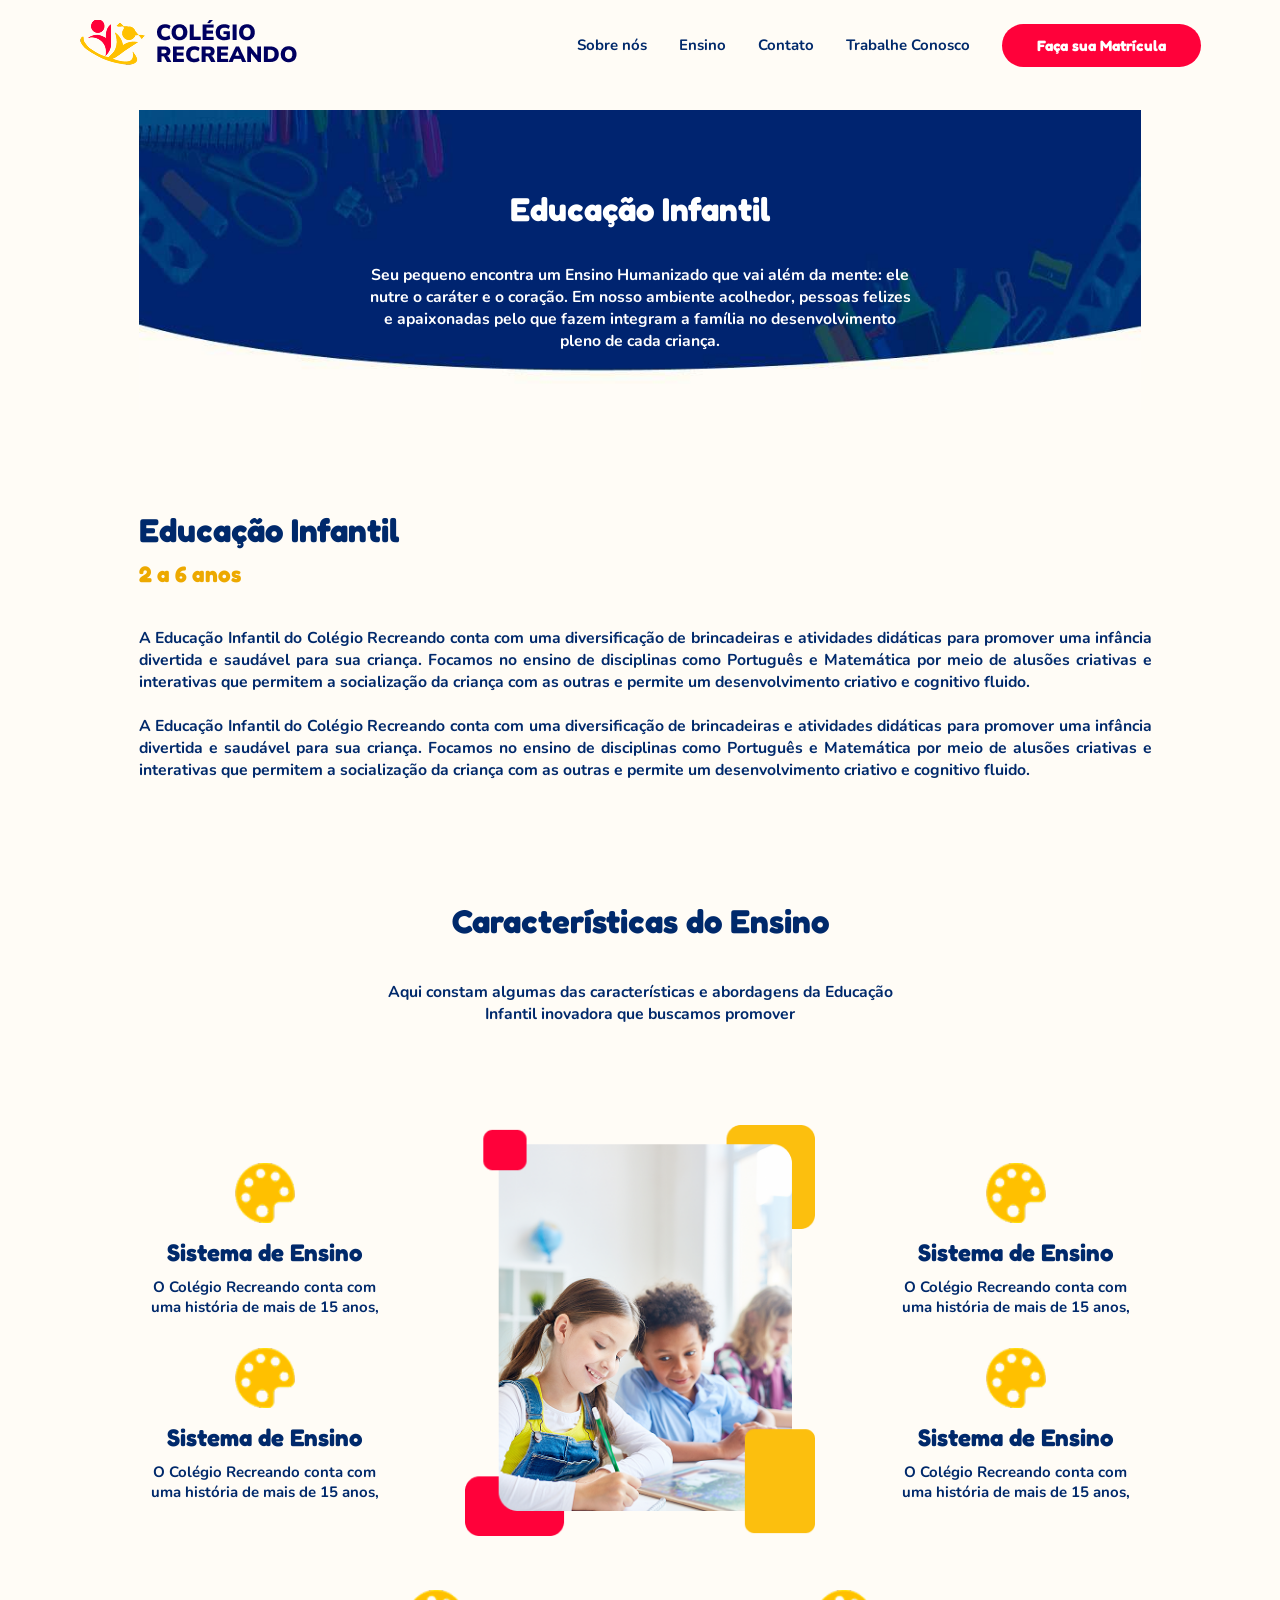
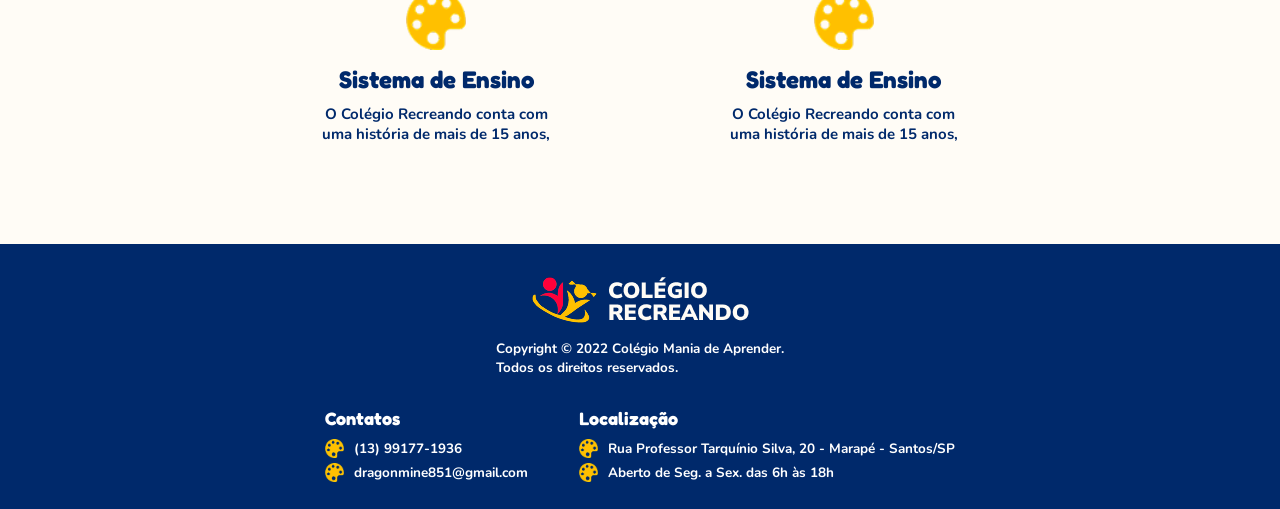
<file: SiteParaTodos/educacao.html>
<!DOCTYPE html>
<html lang="pt-br">

<head>
    <meta charset="UTF-8">
    <meta name="viewport" content="width=device-width, initial-scale=1.0">
    <link rel="stylesheet" href="styles/education.css">
    <!-- Necessário para os componentes funcionarem -->
    <link rel="stylesheet" href="styles/footer.css">
    <link rel="stylesheet" href="styles/navbar.css">
    <title>Ensino Infantil</title>
</head>

<body>
    <nav class="navigation">
        <div class="logo">
            <a href="index.html">
                <img src="images/icon_logo.png" alt="Logo">
            </a>
        </div>

        <ul class="nav-menu">
            <li><a href="sobre-nos.html">Sobre nós</a></li>
            <li class="dropdown">
                <a class="ensino-menu" href="#">Ensino</a>
                <ul class="dropdown-menu">
                    <li><a href="educacao.html">Infantil</a></li>
                    <li><a href="educacao.html">Fundamental</a></li>
                </ul>
            </li>
            <li><a href="contato.html">Contato</a></li>
            <li><a href="trabalhe-conosco.html">Trabalhe Conosco</a></li>
            <li class="li-matricula">
                <div class="matricula">
                    <a href="#">Faça sua Matrícula</a>
                </div>
            </li>
        </ul>

        <button class="hamburger-icon">
            <span class="bar"></span>
            <span class="bar"></span>
            <span class="bar"></span>
        </button>
    </nav>
    <main>
        <div class="introducao">
            <div class="align fundo-introducao">
                <p class="title" style="width: 549px;line-height: 80px;">Educação Infantil</p>
                <p class="text" style="width: 549px;">Seu pequeno encontra um Ensino Humanizado que vai além da mente:
                    ele nutre o caráter e o coração. Em nosso ambiente acolhedor, pessoas felizes e apaixonadas pelo que
                    fazem integram a família no desenvolvimento pleno de cada criança.</p>
            </div>
        </div>

        <div class="align" style="margin-top: 100px;">
            <div style="width: 1013px;">
                <p class="title" style="color: #00296B;text-align: left;">Educação Infantil</p>
            </div>
            <div style="width: 1013px;">
                <p class="subtitle" style="text-align: left;">2 a 6 anos</p>
            </div>
            <div>
                <p class="text" style="color: #00296B; width: 1013px; text-align: justify; margin-top: 20px;">
                    A Educação Infantil do Colégio Recreando conta com uma diversificação de brincadeiras e atividades
                    didáticas para promover uma infância divertida e saudável para sua criança.
                    Focamos no ensino de disciplinas como Português e Matemática por meio de alusões criativas e
                    interativas que permitem a socialização da criança com as outras e permite um desenvolvimento
                    criativo e cognitivo fluido. <br><br>A Educação Infantil do Colégio Recreando conta com uma
                    diversificação de brincadeiras e atividades didáticas para promover uma infância divertida e
                    saudável para sua criança.
                    Focamos no ensino de disciplinas como Português e Matemática por meio de alusões criativas e
                    interativas que permitem a socialização da criança com as outras e permite um desenvolvimento
                    criativo e cognitivo fluido.
                </p>
            </div>
        </div>

        <div class="align" style="color: #00296B; margin-top: 100px;">
            <p class="title" style="width: 549px;line-height: 80px;">Características do Ensino</p>
            <p class="text" style="width: 549px;">Aqui constam algumas das características e abordagens da Educação
                Infantil inovadora que buscamos promover</p>
        </div>

        <div class="align" style="flex-direction: row; justify-content: space-evenly; margin-top: 100px;">
            <div class="align-items">
                <div class="item">
                    <div class="icon">
                        <img src="images/icon_palette.png" alt="Icon">
                    </div>
                    <div class="text-item">
                        <div class="title" style="color: #00296B; font-size: 24px;">
                            <p style="font-size: 24px; margin: 0;">Sistema de Ensino</p>
                        </div>
                        <div class="text" style="color: #00296B;">
                            <p style="font-size: 15px;">O Colégio Recreando conta com <br> uma história de mais de 15
                                anos,</p>
                        </div>
                    </div>
                </div>
                <div class="item">
                    <div class="icon">
                        <img src="images/icon_palette.png" alt="Icon">
                    </div>
                    <div class="text-item">
                        <div class="title" style="color: #00296B; font-size: 24px;">
                            <p style="font-size: 24px; margin: 0;">Sistema de Ensino</p>
                        </div>
                        <div class="text" style="color: #00296B;">
                            <p style="font-size: 15px;">O Colégio Recreando conta com <br> uma história de mais de 15
                                anos,</p>
                        </div>
                    </div>
                </div>
            </div>

            <div>
                <img src="images/Group 54.png" alt="Imagem">
            </div>

            <div class="align-items">
                <div class="item">
                    <div class="icon">
                        <img src="images/icon_palette.png" alt="Icon">
                    </div>
                    <div class="text-item">
                        <div class="title" style="color: #00296B; font-size: 24px;">
                            <p style="font-size: 24px; margin: 0;">Sistema de Ensino</p>
                        </div>
                        <div class="text" style="color: #00296B;">
                            <p style="font-size: 15px;">O Colégio Recreando conta com <br> uma história de mais de 15
                                anos,</p>
                        </div>
                    </div>
                </div>
                <div class="item">
                    <div class="icon">
                        <img src="images/icon_palette.png" alt="Icon">
                    </div>
                    <div class="text-item">
                        <div class="title" style="color: #00296B; font-size: 24px;">
                            <p style="font-size: 24px; margin: 0;">Sistema de Ensino</p>
                        </div>
                        <div class="text" style="color: #00296B;">
                            <p style="font-size: 15px;">O Colégio Recreando conta com <br> uma história de mais de 15
                                anos,</p>
                        </div>
                    </div>
                </div>
            </div>
        </div>

        <div class="align"
            style="flex-direction: row; justify-content: space-evenly; padding-left: 50px; padding-right: 50px; margin-top: 50px; margin-bottom: 100px;">
            <div class="item">
                <div class="icon">
                    <img src="images/icon_palette.png" alt="Icon">
                </div>
                <div class="text-item">
                    <div class="title" style="color: #00296B; font-size: 24px;">
                        <p style="font-size: 24px; margin: 0;">Sistema de Ensino</p>
                    </div>
                    <div class="text" style="color: #00296B;">
                        <p style="font-size: 15px;">O Colégio Recreando conta com <br> uma história de mais de 15 anos,
                        </p>
                    </div>
                </div>
            </div>
            <div class="item">
                <div class="icon">
                    <img src="images/icon_palette.png" alt="Icon">
                </div>
                <div class="text-item">
                    <div class="title" style="color: #00296B; font-size: 24px;">
                        <p style="font-size: 24px; margin: 0;">Sistema de Ensino</p>
                    </div>
                    <div class="text" style="color: #00296B;">
                        <p style="font-size: 15px;">O Colégio Recreando conta com <br> uma história de mais de 15 anos,
                        </p>
                    </div>
                </div>
            </div>
        </div>
    </main>
    <footer>
        <div class="align-footer">
            <div>
                <div><img src="images/Group 37.png" alt="Logo"></div>
                <div>
                    <p class="desc-footer">Copyright © 2022 Colégio Mania de Aprender.<br>
                        Todos os direitos reservados.</p>
                </div>
            </div>
            <div class="contato-localizacao">
                <p class="title" style="font-size: 18px; color: white;">Contatos</p>
                <ul>
                    <li>
                        <div><img src="images/icon_palette.png" alt="Icon"></div>
                        <div class="desc-footer">
                            <p>(13) 99177-1936</p>
                        </div>
                    </li>
                    <li>
                        <div><img src="images/icon_palette.png" alt="Icon"></div>
                        <div class="desc-footer">
                            <p>dragonmine851@gmail.com</p>
                        </div>
                    </li>
                </ul>
            </div>
            <div class="contato-localizacao">
                <p class="title" style="font-size: 18px; color: white;">Localização</p>
                <ul>
                    <li>
                        <div><img src="images/icon_palette.png" alt="Icon"></div>
                        <div class="desc-footer">
                            <p>Rua Professor Tarquínio Silva, 20 - Marapé - Santos/SP</p>
                        </div>
                    </li>
                    <li>
                        <div><img src="images/icon_palette.png" alt="Icon"></div>
                        <div class="desc-footer">
                            <p>Aberto de Seg. a Sex. das 6h às 18h</p>
                        </div>
                    </li>
                </ul>
            </div>
        </div>
    </footer>

    <!-- Necessário para os componentes funcionarem -->
    <script src="js/hamburguer-menu.js"></script>
</body>

</html>
</file>
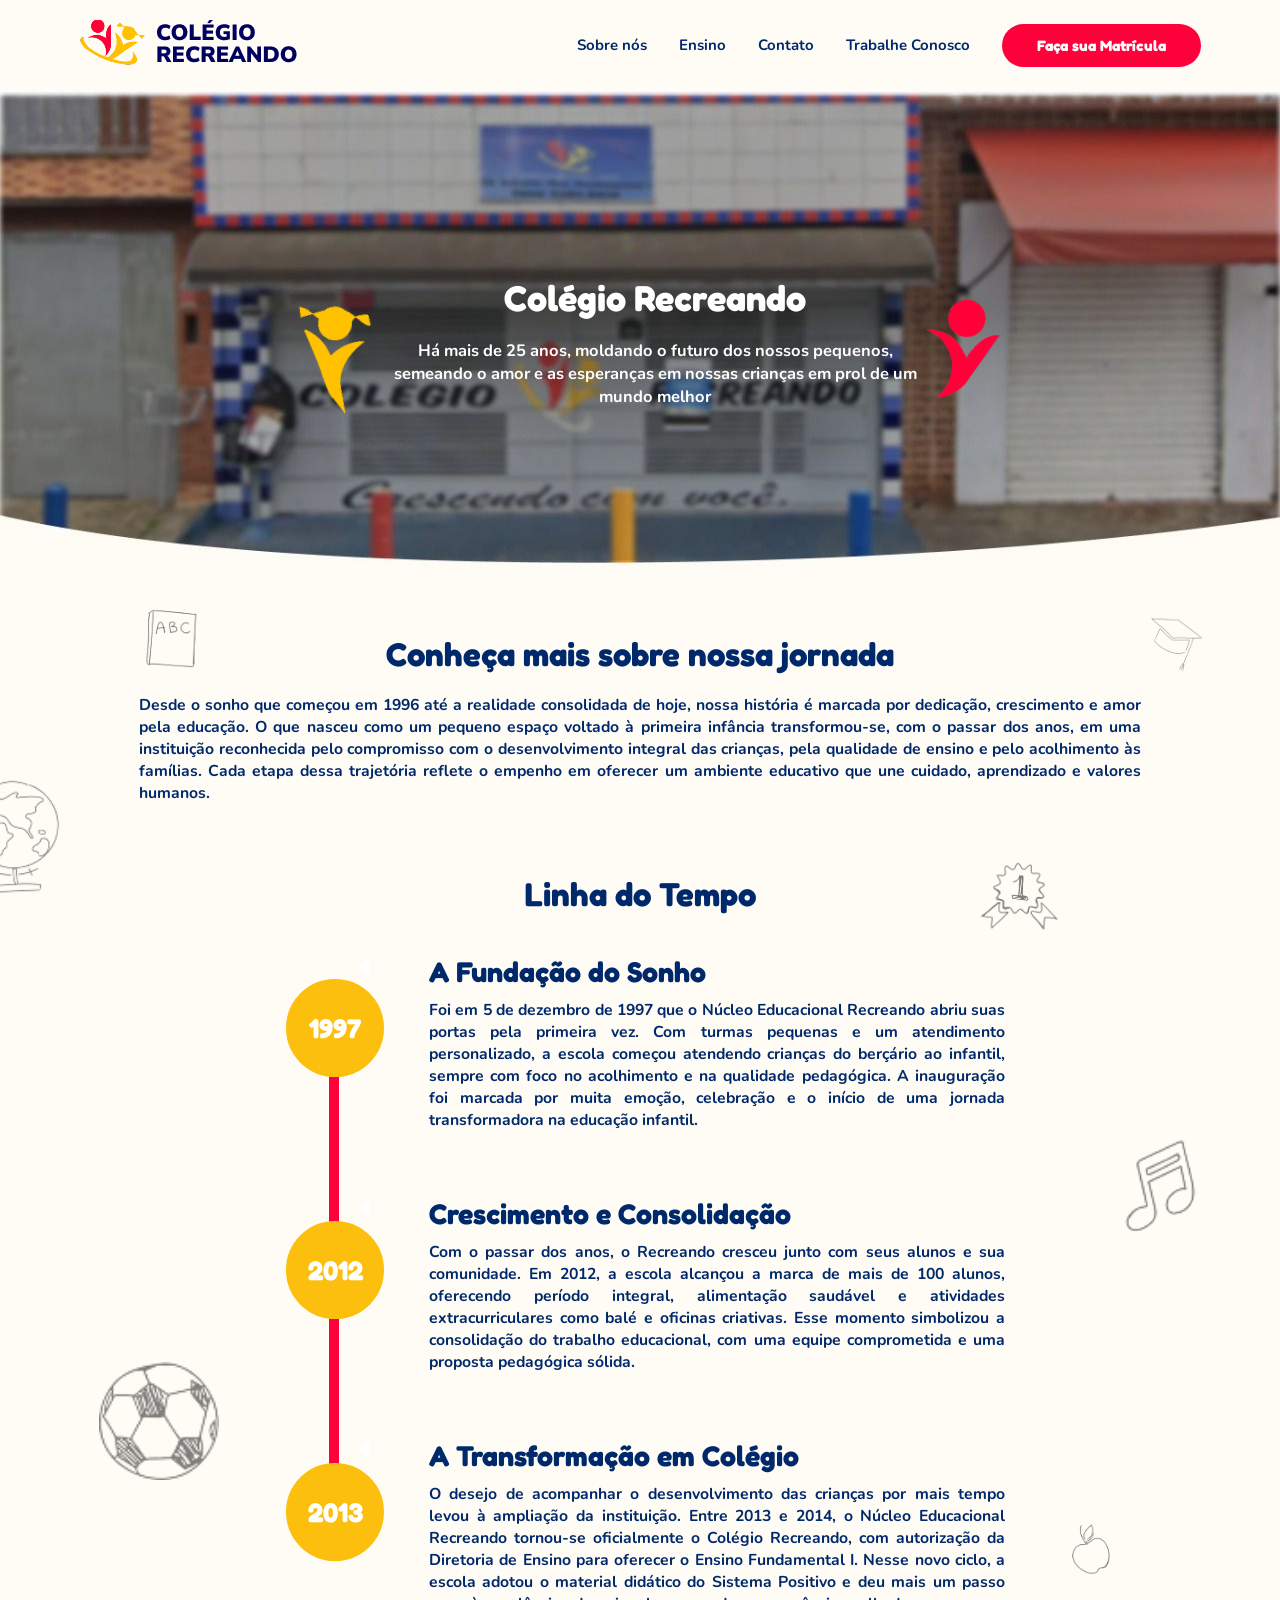
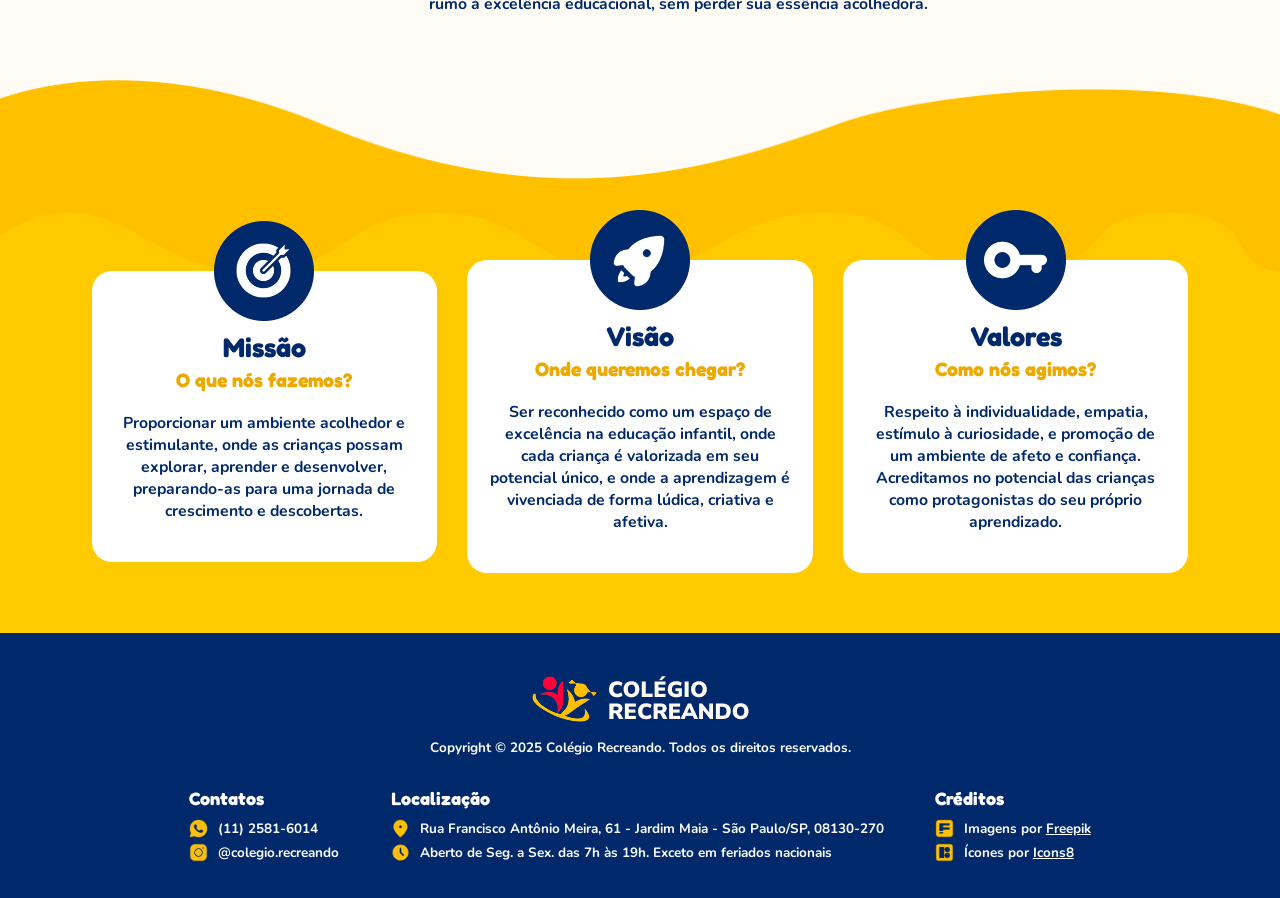
<file: SiteParaTodos/sobre-nos.html>
<!DOCTYPE html>
<html lang="pt-br">
<head>
    <meta charset="UTF-8">
    <meta name="viewport" content="width=device-width, initial-scale=1.0">

    <link rel="stylesheet" href="styles/about.css">
    <link rel="stylesheet" href="styles/footer.css">
    <link rel="stylesheet" href="styles/navbar.css">

    <title>Colégio Recreando</title>
    <link rel="icon" href="favicon.png" type="image/png" sizes="48x48">
</head>

<body>
    <nav class="navigation">
        <div class="logo">
            <a href="index.html">
                <img src="images/icon_logo.png" alt="Logo">
            </a>
        </div>

        <ul class="nav-menu">
            <li><a href="sobre-nos.html">Sobre nós</a></li>
            <li class="dropdown">
                <a class="ensino-menu" href="#">Ensino</a>
                <ul class="dropdown-menu">
                    <li><a href="educacao-infantil.html">Infantil</a></li>
                    <li><a href="educacao-fundamental.html">Fundamental</a></li>
                </ul>
            </li>
            <li><a href="contato.html">Contato</a></li>
            <li><a href="trabalhe-conosco.html">Trabalhe Conosco</a></li>
            <li class="li-matricula">
                <div class="matricula">
                    <a href="https://wa.me/551125816014?text=Gostaria%20de%20saber%20mais%20sobre%20a%20matricula!" target="_blank">Faça sua Matrícula</a>
                </div>
            </li>
        </ul>

        <button class="hamburger-icon">
            <span class="bar"></span>
            <span class="bar"></span>
            <span class="bar"></span>
        </button>
    </nav>

    <main>
        <div class="banner">
            <div class="text-banner">
                <img src="images/person_2 1.png" alt="Imagem">
                <div>
                    <p class="title" style="color: white;">
                        Colégio Recreando
                    </p>
                    <p class="text" style="color: white;">
                        Há mais de 25 anos, moldando o futuro dos nossos pequenos,
                        semeando o amor e as esperanças em nossas crianças em prol de um mundo melhor
                    </p>
                </div>
                <img src="images/person_1 1.png" alt="Imagem">
            </div>
        </div>

        <div class="box-historia">
            <img class="icone-flutuante" src="images/bg_icons/notebook_icon.png">
            <img class="icone-flutuante" src="images/bg_icons/global_icon.png">
            <img class="icone-flutuante" src="images/bg_icons/school_icon.png">
            <img class="icone-flutuante" src="images/bg_icons/medal_icon.png">
            <p class="title">Conheça mais sobre nossa jornada</p>
            <p class="text">
                Desde o sonho que começou em 1996 até a realidade consolidada de hoje, nossa história é marcada por dedicação, crescimento e amor pela educação. O que nasceu como um pequeno espaço voltado à primeira infância transformou-se, com o passar dos anos, em uma instituição reconhecida pelo compromisso com o desenvolvimento integral das crianças, pela qualidade de ensino e pelo acolhimento às famílias. Cada etapa dessa trajetória reflete o empenho em oferecer um ambiente educativo que une cuidado, aprendizado e valores humanos.
            </p>
        </div>

        <div class="align">
            <p class="title">
                Linha do Tempo
            </p>
            <div class="timeline">
                <img class="icone-flutuante" src="images/bg_icons/music_icon.png">
                <img class="icone-flutuante" src="images/bg_icons/soccer_icon.png">
                <img class="icone-flutuante" src="images/bg_icons/apple_icon.png">
                <div class="container right container-content1">
                    <div class="content">
                        <p class="title">A Fundação do Sonho</p>
                        <p class="text">Foi em 5 de dezembro de 1997 que o Núcleo Educacional Recreando abriu suas portas pela primeira vez. Com turmas pequenas e um atendimento personalizado, a escola começou atendendo crianças do berçário ao infantil, sempre com foco no acolhimento e na qualidade pedagógica. A inauguração foi marcada por muita emoção, celebração e o início de uma jornada transformadora na educação infantil.</p>
                    </div>
                </div>
                <div class="container right container-content2">
                    <div class="content">
                        <p class="title">Crescimento e Consolidação</p>
                        <p class="text">Com o passar dos anos, o Recreando cresceu junto com seus alunos e sua comunidade. Em 2012, a escola alcançou a marca de mais de 100 alunos, oferecendo período integral, alimentação saudável e atividades extracurriculares como balé e oficinas criativas. Esse momento simbolizou a consolidação do trabalho educacional, com uma equipe comprometida e uma proposta pedagógica sólida.</p>
                    </div>
                </div>
                <div class="container right container-content3">
                    <div class="content">
                        <p class="title">A Transformação em Colégio</p>
                        <p class="text">O desejo de acompanhar o desenvolvimento das crianças por mais tempo levou à ampliação da instituição. Entre 2013 e 2014, o Núcleo Educacional Recreando tornou-se oficialmente o Colégio Recreando, com autorização da Diretoria de Ensino para oferecer o Ensino Fundamental I. Nesse novo ciclo, a escola adotou o material didático do Sistema Positivo e deu mais um passo rumo à excelência educacional, sem perder sua essência acolhedora.</p>
                    </div>
                </div>
            </div>
        </div>

        <div class="fundo mvv">
            <div class="topic">
                <img src="images/ball_icon/target_icon.png" alt="Rocket">
                <p class="title">Missão</p>
                <p class="subtitle">O que nós fazemos?</p>
                <p class="text" style="text-align: center;">Proporcionar um ambiente acolhedor e estimulante, onde as crianças possam explorar, aprender e desenvolver, preparando-as para uma jornada de crescimento e descobertas.</p>
            </div>
            <div class="topic">
                <img src="images/ball_icon/rocket_icon.png" alt="Rocket">
                <p class="title">Visão</p>
                <p class="subtitle">Onde queremos chegar?</p>
                <p class="text" style="text-align: center;">Ser reconhecido como um espaço de excelência na educação infantil, onde cada criança é valorizada em seu potencial único, e onde a aprendizagem é vivenciada de forma lúdica, criativa e afetiva.</p>
            </div>
            <div class="topic">
                <img src="images/ball_icon/key_icon.png" alt="Rocket">
                <p class="title">Valores</p>
                <p class="subtitle">Como nós agimos?</p>
                <p class="text" style="text-align: center;">Respeito à individualidade, empatia, estímulo à curiosidade, e promoção de um ambiente de afeto e confiança. Acreditamos no potencial das crianças como protagonistas do seu próprio aprendizado.</p>
            </div>
        </div>
    </main>

    <footer>
        <div class="align-footer">
            <div>
                <div><img src="images/Group 37.png" alt="Logo"></div>
                <div>
                    <p class="desc-footer">
                        Copyright © 2025 Colégio Recreando. Todos os direitos reservados.
                    </p>
                </div>
            </div>
            <div class="contato-localizacao">
                <p class="title">Contatos</p>
                <ul>
                    <li>
                        <div><img src="images/fill_icons/whatsapp_icon.png" alt="Icon"></div>
                        <div class="desc-footer">
                            <p>(11) 2581-6014</p>
                        </div>
                    </li>
                    <li>
                        <div><img src="images/fill_icons/instagram_icon.png" alt="Icon"></div>
                        <div class="desc-footer">
                            <p>@colegio.recreando</p>
                        </div>
                    </li>
                </ul>
            </div>
            <div class="contato-localizacao">
                <p class="title">Localização</p>
                <ul>
                    <li>
                        <div><img src="images/fill_icons/address_icon.png" alt="Icon"></div>
                        <div class="desc-footer">
                            <p>Rua Francisco Antônio Meira, 61 - Jardim Maia - São Paulo/SP, 08130-270</p>
                        </div>
                    </li>
                    <li>
                        <div><img src="images/fill_icons/clock_icon.png" alt="Icon"></div>
                        <div class="desc-footer">
                            <p>Aberto de Seg. a Sex. das 7h às 19h. Exceto em feriados nacionais</p>
                        </div>
                    </li>
                </ul>
            </div>
            <div class="contato-localizacao">
                <p class="title">Créditos</p>
                <ul>
                    <li>
                        <div><img src="images/fill_icons/freepik_icon.png" alt="Icon"></div>
                        <div class="desc-footer">
                            <p>Imagens por <a href="https://www.freepik.com/" target="_blank">Freepik</a></p>
                        </div>
                    </li>
                    <li>
                        <div><img src="images/fill_icons/icons8_icon.png" alt="Icon"></div>
                        <div class="desc-footer">
                            <p>Ícones por <a href="https://icons8.com.br/" target="_blank">Icons8</a></p>
                        </div>
                    </li>
                </ul>
            </div>
        </div>
    </footer>

    <!-- Necessário para os componentes funcionarem -->
    <script src="js/hamburguer-menu.js"></script>
</body>

</html>
</file>
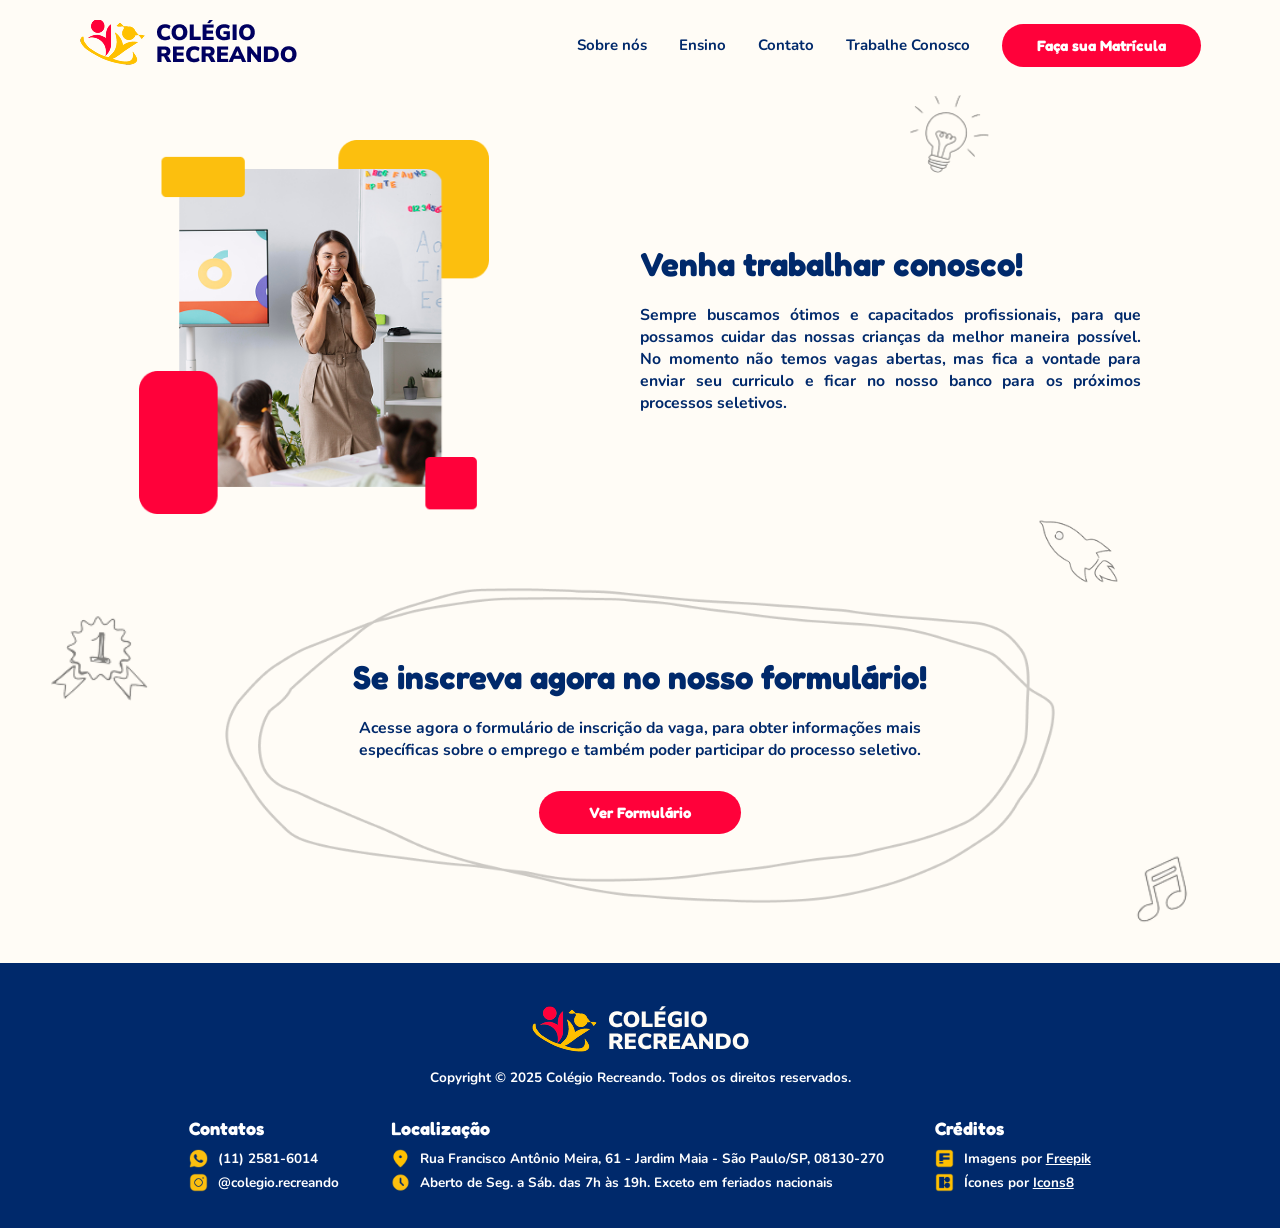
<file: SiteParaTodos/trabalhe-conosco.html>
<!DOCTYPE html>
<html lang="pt-br">
<head>
    <meta charset="UTF-8">
    <meta name="viewport" content="width=device-width, initial-scale=1.0">

    <link rel="stylesheet" href="styles/workwithus.css">
    <link rel="stylesheet" href="styles/footer.css">
    <link rel="stylesheet" href="styles/navbar.css">

    <title>Colégio Recreando</title>
    <link rel="icon" href="favicon.png" type="image/png" sizes="48x48">
</head>

<body>
    <nav class="navigation">
        <div class="logo">
            <a href="index.html">
                <img src="images/icon_logo.png" alt="Logo">
            </a>
        </div>

        <ul class="nav-menu">
            <li><a href="sobre-nos.html">Sobre nós</a></li>
            <li class="dropdown">
                <a class="ensino-menu" href="#">Ensino</a>
                <ul class="dropdown-menu">
                    <li><a href="educacao-infantil.html">Infantil</a></li>
                    <li><a href="educacao-fundamental.html">Fundamental</a></li>
                </ul>
            </li>
            <li><a href="contato.html">Contato</a></li>
            <li><a href="trabalhe-conosco.html">Trabalhe Conosco</a></li>
            <li class="li-matricula">
                <div class="matricula">
                    <a href="https://wa.me/551125816014?text=Gostaria%20de%20saber%20mais%20sobre%20a%20matricula!" target="_blank">Faça sua Matrícula</a>
                </div>
            </li>
        </ul>

        <button class="hamburger-icon">
            <span class="bar"></span>
            <span class="bar"></span>
            <span class="bar"></span>
        </button>
    </nav>

    <main>
        <div class="align">
            <img class="icone-flutuante" src="images/bg_icons/idea_icon.png">
            <img class="icone-flutuante" src="images/bg_icons/rocket_icon.png">
            <img class="icone-flutuante" src="images/bg_icons/soccer_icon.png">
            <img class="icone-flutuante" src="images/bg_icons/medal_icon.png">
            <img class="icone-flutuante" src="images/bg_icons/music_icon.png">
            <div>
                <img src="images/Group 69.png" alt="Imagem">
            </div>
            <div>
                <p class="title">Venha trabalhar conosco!</p>
                <p class="text">
                    Sempre buscamos ótimos e capacitados profissionais, para que possamos cuidar das nossas crianças da melhor maneira possível. No momento não temos vagas abertas, mas fica a vontade para enviar seu curriculo e ficar no nosso banco para os próximos processos seletivos.
                </p>
            </div>
        </div>

        <div class="align fundo">
            <p class="title">Se inscreva agora no nosso formulário!</p>
            <p class="text" style="width: 608px; text-align: center;">
                Acesse agora o formulário de inscrição da vaga, para obter informações mais específicas sobre
                o emprego e também poder participar do processo seletivo.
            </p>
            <div class="btn-conhecer">
                <a href="https://forms.gle/3tnqptabgSNYC7zK6" target="_blank">Ver Formulário</a>
            </div>
        </div>
    </main>

    <footer>
        <div class="align-footer">
            <div>
                <div><img src="images/Group 37.png" alt="Logo"></div>
                <div>
                    <p class="desc-footer">
                        Copyright © 2025 Colégio Recreando. Todos os direitos reservados.
                    </p>
                </div>
            </div>
            <div class="contato-localizacao">
                <p class="title">Contatos</p>
                <ul>
                    <li>
                        <div><img src="images/fill_icons/whatsapp_icon.png" alt="Icon"></div>
                        <div class="desc-footer">
                            <p>(11) 2581-6014</p>
                        </div>
                    </li>
                    <li>
                        <div><img src="images/fill_icons/instagram_icon.png" alt="Icon"></div>
                        <div class="desc-footer">
                            <p>@colegio.recreando</p>
                        </div>
                    </li>
                </ul>
            </div>
            <div class="contato-localizacao">
                <p class="title">Localização</p>
                <ul>
                    <li>
                        <div><img src="images/fill_icons/address_icon.png" alt="Icon"></div>
                        <div class="desc-footer">
                            <p>Rua Francisco Antônio Meira, 61 - Jardim Maia - São Paulo/SP, 08130-270</p>
                        </div>
                    </li>
                    <li>
                        <div><img src="images/fill_icons/clock_icon.png" alt="Icon"></div>
                        <div class="desc-footer">
                            <p>Aberto de Seg. a Sáb. das 7h às 19h. Exceto em feriados nacionais</p>
                        </div>
                    </li>
                </ul>
            </div>
            <div class="contato-localizacao">
                <p class="title">Créditos</p>
                <ul>
                    <li>
                        <div><img src="images/fill_icons/freepik_icon.png" alt="Icon"></div>
                        <div class="desc-footer">
                            <p>Imagens por <a href="https://www.freepik.com/" target="_blank">Freepik</a></p>
                        </div>
                    </li>
                    <li>
                        <div><img src="images/fill_icons/icons8_icon.png" alt="Icon"></div>
                        <div class="desc-footer">
                            <p>Ícones por <a href="https://icons8.com.br/" target="_blank">Icons8</a></p>
                        </div>
                    </li>
                </ul>
            </div>
        </div>
    </footer>

    <!-- Necessário para os componentes funcionarem -->
    <script src="js/hamburguer-menu.js"></script>
</body>

</html>
</file>
<file: SiteParaTodos/styles/index.css>
/* =============================================================================================
                              --- Código CSS para Desktop Grandes ---
============================================================================================= */
/* ------------------- IMPORTAR TIPOGRAFIAS -------------------- */
@import url('https://fonts.googleapis.com/css2?family=Nunito:ital,wght@0,200..1000;1,200..1000&display=swap');
@import url('https://fonts.googleapis.com/css2?family=Nunito+Sans:ital,opsz,wght@0,6..12,200..1000;1,6..12,200..1000&family=Nunito:ital,wght@0,200..1000;1,200..1000&display=swap');
@import url('https://fonts.googleapis.com/css2?family=Fredoka:wght@300..700&family=Nunito+Sans:ital,opsz,wght@0,6..12,200..1000;1,6..12,200..1000&family=Nunito:ital,wght@0,200..1000;1,200..1000&display=swap');

/* -------------------------- BANNER --------------------------- */
.banner {
    position: relative;
    background-image: url(../images/bg_banner.png);
    height: 700px;
    display: flex;
    align-items: center;
    background-size: 100% 100%;
    background-repeat: no-repeat;
}

.text-banner {
    position: absolute;
    top: 25%; left: 10%;
    width: 650px;
    color: white;
}

.text-banner p:first-of-type {
    font-size: 2.4rem; font-family: 'Fredoka'; font-weight: 700;
}

.text-banner p:nth-of-type(2) {
    font-size: 1.1rem; font-family: 'Nunito'; font-weight: 700; 
    margin-top: 20px;
}

/* ------------------ INFORMAÇÕES DA ESCOLA -------------------- */
.escola {
    position: relative;
    width: var(--base-resolution-width);
    display: flex;
    justify-content: space-between; align-items: center;
    column-gap: 11vw;
    margin: 50px auto 0;
}

.icone-flutuante { position: absolute; }
.escola .icone-flutuante:nth-of-type(1) { width: 90px; top: -50px; left: -35px; }
.escola .icone-flutuante:nth-of-type(2) { width: 110px; bottom: 50px; left: -200px; }
.escola .icone-flutuante:nth-of-type(3) { width: 70px; top: -50px; right: calc(-20vw + 250px); }
.escola .icone-flutuante:nth-of-type(4) { width: 90px; bottom: -30px; right: 145px; }

.text-escola { width: 600px; }

.title {
    color: var(--third-color);
    font-size: 2.2rem; font-family: 'Fredoka'; font-weight: bold;
}

.desc {
    color: var(--third-color);
    font-size: 1.05rem; font-family: 'Nunito'; font-weight: 700;
    margin-top: 20px;
}

.desc p:not(:first-of-type) {
    margin-top: 10px;
}

.btn { display: inline-block; }

.btn-historia {
    background-color: var(--secondary-color);
    display: flex; 
    justify-content: center; align-items: center;
    font-family: 'Fredoka'; font-weight: bold;
    padding: 12px 35px; margin-top: 30px;
    border-radius: 50px;
}

.btn-historia a {
    color: var(--neutral-text-color);
    text-decoration: none;
}

.btn-historia a:hover {
    opacity: 1;
    color: var(--neutral-text-color);
    transition: 0.5s;
}

/* ----------------- CARTÕES DE INFO RÁPIDOS ------------------- */
section { position: relative; }
section .icone-flutuante:nth-of-type(1) { width: 115px; top: -50px; left: 30px; }
section .icone-flutuante:nth-of-type(2) { width: 80px; bottom: 50px; left: calc(-33vw + 380px); }
section .icone-flutuante:nth-of-type(3) { width: 120px; top: 30px; right: calc(-30vw + 440px); }
section .icone-flutuante:nth-of-type(4) { width: 65px; bottom: -85px; right: calc(-25vw + 305px); }

section:first-of-type {
    width: var(--base-resolution-width); 
    margin: auto;
}

.text-aleatorio {
    display: flex;
    align-items: center;
    justify-content: center;
    flex-direction: column;
    margin-top: 80px;
}

.text-aleatorio p:nth-of-type(2) {
    text-align: center;
    width: 60%;
}

.sistema-ensino {
    display: flex; flex-flow: row wrap;
    justify-content: space-evenly;
    gap: 30px 40px;
    margin-top: 50px;
}

.item { 
    display: flex; align-items: center;
    column-gap: 30px;
    width: 31%;
}
.sistema-ensino .icon img { width: 50px; height: 50px; }
.sistema-ensino .item .title { font-size: 1.5rem; }
.sistema-ensino .item .desc { font-size: 1rem; margin-top: 10px; }

/* ------------------- BOLHAS DE INFORMACAO -------------------- */
.valores {
    margin-top: 50px;
    display: flex;
    align-items: center;
    justify-content: center;
}

.bubbles {
    display: flex;
    gap: 35px;
}

.bubble:nth-of-type(even) > img { margin-top: 50px; }

/* -------------------- TABELA DE CURSOS ----------------------- */
.educacao {
    padding: 40px 0 60px; margin-top: -60px;

    background-image: url(../images/bg_yellow_wave.png);
    background-size: 100% 100%;
    background-repeat: no-repeat;
}

.educacao > div {
    width: var(--base-resolution-width);
    margin: auto;
    display: flex;
    justify-content: center; align-items: center;
    column-gap: 130px;
}

.icon-infantil img { width: 166px; }

.card { width: 400px; text-align: center; }
.card > div:nth-of-type(2) {
    background-color: white;
    padding: 80px 40px 20px; margin-top: -70px;
    border-radius: 20px;
}

.title-info { 
    color: var(--third-color);
    font-size: 1.8rem; font-family: 'Fredoka'; font-weight: bold;
}

.idade {
    color: var(--light-text-color);
    font-size: 1.3rem; font-family: 'Fredoka'; font-weight: bold;
    margin-top: 5px;
}

.lista > ul {
    display: flex; flex-flow: column wrap;
    justify-content: center; align-items: center;
    row-gap: 20px;
    margin-top: 20px;
}

.lista ul li { 
    display: flex; 
    justify-content: center; align-items: center;
    column-gap: 20px;
}
.lista .icon img { width: 35px; height: 35px; }

.list-item-texto {
    color: #00296B;
    font-family: 'Nunito'; font-weight: bold;
    text-align: left;
}
.list-item-texto p { font-size: 1.05rem; }
.lista .btn-historia { padding: 10px 45px; margin-top: 10px; }

/* ------------------------ MATRICULA -------------------------- */
.fotos-escola-matricula {
    background-image: url("../images/bg_black_line.png");
    display: flex;
    justify-content: center;
    align-items: center;
    padding: 40px 0;

    width: var(--base-resolution-width);
    background-size: 100% 100%;
    margin: auto;
}

.fotos { width: 170px; }
.foto { width: 220px; height: 190px; }
.foto img { width: 100%; height: 100%; border-radius: 15px; }

.fotos-escola-matricula .btn-historia { width: fit-content; margin: 30px auto 0; }

.hamburger-icon {
    display: none;
    /* Escondido no desktop */
    background: none;
    border: none;
    cursor: pointer;
    padding: 10px;
    z-index: 1001;
}


.hamburger-icon .bar {
    display: block;
    width: 25px;
    height: 3px;
    margin: 5px auto;
    background-color: #00296B;
    /* Cor principal do seu site */
    transition: all 0.3s ease-in-out;
}

/* =============================================================================================
                             --- Media Query para Desktop Menores ---
============================================================================================= */
@media (max-width: 1366px) and (min-width: 981px) {
    /* -------------------------- BANNER --------------------------- */
    /* ------------------ INFORMAÇÕES DA ESCOLA -------------------- */
    .escola { column-gap: 5vw; }
    .escola .icone-flutuante:nth-of-type(4) { width: 85px; right: 30px; }
    .escola .img img { width: 40vw; max-width: 450px; }
    .text-aleatorio { margin-top: 70px; }

    .escola .icone-flutuante:nth-of-type(3) { display: none; }

    /* ----------------- CARTÕES DE INFO RÁPIDOS ------------------- */
    .item { width: 40%; }
    section .icone-flutuante:nth-of-type(1) { width: 115px; top: -35px; left: 15px; }
    section .icone-flutuante:nth-of-type(2) { display: none; }
    section .icone-flutuante:nth-of-type(3) { width: 120px; top: 30px; right: calc(-13vw + 180px); }
    section .icone-flutuante:nth-of-type(4) { bottom: -75px; right: calc(-5vw + 305px); }

    /* ------------------- BOLHAS DE INFORMACAO -------------------- */
    .valores { margin-top: 65px; }
    .valores > div:nth-of-type(1) img { width: 370px; }

    .bubbles { 
        gap: 1vw;
        margin-left: calc(-425px + 25vw);
        margin-top: -90px;
    }
    .bubbles img { width: 145px; }

    /* -------------------- TABELA DE CURSOS ----------------------- */
    .educacao { margin-top: -70px; }
    .educacao > div { column-gap: 6vw; }

    .card { width: 350px; }
    .card > div:nth-of-type(2) { padding: 80px 25px 20px; }

    /* ------------------------ MATRICULA -------------------------- */
    .fotos { width: 100px; }
    .fotos:first-of-type .foto:first-of-type {         
        width: 150px !important;
        height: 150px !important;
        margin-left: calc(-25vw + 215px) !important; 
    }
    .fotos:first-of-type .foto:nth-of-type(2) {
        width: 170px !important;
        height: 170px !important;
        margin-left: calc(-25vw + 135px) !important;
        margin-top: 40px !important;
    }
    .fotos:first-of-type .foto:nth-of-type(3) {
        width: 205px !important;
        height: 170px !important;
        margin-left: calc(-25vw + 215px) !important;
        margin-top: -75px !important;
    }

    .fotos:nth-of-type(3) .foto:first-of-type {         
        width: 205px !important;
        height: 135px !important;
        margin-left: calc(25vw - 265px) !important;
        margin-right: calc(-25vw + 265px) !important;
        margin-top: 20px !important;
    }
    .fotos:nth-of-type(3) .foto:nth-of-type(2) {
        width: 190px !important;
        height: 170px !important;
        margin-left: calc(25vw - 225px) !important;
        margin-right: calc(-25vw + 225px) !important;
        margin-top: -30px !important;
    }
    .fotos:nth-of-type(3) .foto:nth-of-type(3) {
        width: 180px !important;
        height: 160px !important;
        margin-left: calc(25vw - 305px) !important;
        margin-right: calc(-25vw + 305px) !important;
        margin-top: 20px !important;
    }
}

/* =============================================================================================
                                --- Media Query para Celulares ---
============================================================================================= */
@media (max-width: 980px) {
    /* -------------------------- BANNER --------------------------- */
    .banner {
        height: 540px;
        padding: 40px 20px;
        background-size: cover; background-position: center;
    }

    .text-banner {
        width: 80vw;
        margin-left: 0;
        text-align: center;
        left: 8%; top: calc(20vw - 25px);
    }

    /* ------------------ INFORMAÇÕES DA ESCOLA -------------------- */
    .title { text-align: center; }

    .escola .icone-flutuante:nth-of-type(1) { top: -35px; left: -10px; }
    .escola .icone-flutuante:nth-of-type(2) { width: 100px; bottom: 70px; left: -150px; }
    .escola .icone-flutuante:nth-of-type(3) { right: 20px; }
    .escola .icone-flutuante:nth-of-type(4) { width: 80px; right: 75px; }

    .escola { max-width: 600px; }
    .btn-historia { margin: 30px auto 0; padding: 10px 30px; }
    .text-aleatorio { margin-top: 60px; }

    section:first-of-type { max-width: 600px; }
    .sistema-ensino {
        width: 90%;
        gap: 30px;
        margin: 50px auto 0;
    }

    .item {
        width: 40%;
        flex-direction: column; align-items: center;
        text-align: center;
        flex-grow: 1;
    }

    /* ----------------- CARTÕES DE INFO RÁPIDOS ------------------- */
    section .icone-flutuante:nth-of-type(1) { top: 300px; left: -80px; }
    section .icone-flutuante:nth-of-type(3) { top: 65px; right: calc(-20vw + 100px); }
    section .icone-flutuante:nth-of-type(2),
    section .icone-flutuante:nth-of-type(4) {
        display: none;
    }

    /* ------------------- BOLHAS DE INFORMACAO -------------------- */
    .valores { margin: 50px 0 20px; }
    .valores > div:nth-of-type(1) img { display: none; }

    .bubbles {
        flex-wrap: wrap;
        justify-content: space-evenly;
        width: 90%;
        gap: 1vw;
    }
    .bubble > img { width: 120px; }
    .bubble:nth-of-type(even) > img { margin-top: 30px; }

    /* -------------------- TABELA DE CURSOS ----------------------- */
    .educacao { 
        background-size: cover;
        margin-top: -30px; padding: 100px 20px 50px; 
    }
    .educacao > div { flex-direction: column; row-gap: 50px; }

    .lista > ul { row-gap: 10px; }
    .card { width: 90vw; }
    .infos-infantil, .infos-fundamental {
        width: 95%; max-width: 600px;
        margin-left: auto; margin-right: auto;
    }

    .lista .icon img { width: 30px; height: 30px; }

    /* ------------------------ MATRICULA -------------------------- */
    /* -------------------- DEMAIS RESPONSIVO ---------------------- */

    .escola { column-gap: 5vw; }

    body {
        overflow-x: hidden;
    }

    /* --- BANNER --- */
    .text-banner p[style*="font-size: 38px"] {
        font-size: 26px !important;
        line-height: 1.3;
    }

    /* --- SEÇÃO ESCOLA --- */
    .escola {
        flex-direction: column;
        margin-top: 50px;
        padding: 0 20px;
    }

    .escola .img img {
        max-width: 100%;
        height: auto;
    }

    .text-escola {
        width: 100%;
        margin-left: 0;
        margin-top: 20px;
        text-align: center;
    }

    .matricula {
        margin-left: auto;
        margin-right: auto;
    }

    /* --- TEXTO ALEATÓRIO --- */
    .text-aleatorio {
        padding: 0 20px;
    }

    /* --- SISTEMA DE ENSINO --- */
    .text-item {
        margin-left: 0;
        margin-top: 10px;
    }

    /* --- SEÇÃO EDUCAÇÃO (Infantil e Fundamental) --- */    
    .fundamental .infos-fundamental {
        margin-top: -70px;
    }

    /* --- FOTOS MATRÍCULA --- */
    .fotos-escola-matricula {
        flex-direction: column;
        padding: 20px 10px;
        gap: 30px;
    }

    .fotos-escola-matricula div[style*="margin-left: -5%"] {
        margin-left: 0 !important;
    }

    .fotos {
        display: flex;
        flex-wrap: wrap;
        justify-content: center;
        width: 100%;
    }

    .foto {
        width: 45% !important;
        height: 150px !important;
        margin: 5px !important;
    }

    .foto img {
        object-fit: cover;
    }

    /* --- FOOTER (Rodapé) --- */
    footer .align-footer {
        flex-direction: column;
        align-items: center;
        text-align: center;
        gap: 30px;

        padding: 30px 20px;
    }

    .contato-localizacao ul li {
        justify-content: center;
    }

    .navigation ul li:last-child {
        margin-left: 0px;
    }
}

/* =============================================================================================
                            --- Media Query para Celulares Pequenos ---
============================================================================================= */
@media (max-width: 650px) {
    .escola .icone-flutuante:nth-of-type(1),
    .escola .icone-flutuante:nth-of-type(3),
    .escola .icone-flutuante:nth-of-type(4),
    section .icone-flutuante:nth-of-type(1),
    section .icone-flutuante:nth-of-type(3) {
        display: none;
    }
}
</file>
<file: SiteParaTodos/styles/footer.css>
/* =============================================================================================
                              --- Código CSS para Desktop Grandes ---
============================================================================================= */
/* ------------------- IMPORTAR TIPOGRAFIAS -------------------- */
@import url('https://fonts.googleapis.com/css2?family=Nunito:ital,wght@0,200..1000;1,200..1000&display=swap');
@import url('https://fonts.googleapis.com/css2?family=Fredoka:wght@300..700&family=Nunito+Sans:ital,opsz,wght@0,6..12,200..1000;1,6..12,200..1000&family=Nunito:ital,wght@0,200..1000;1,200..1000&display=swap');

/* ------------------------- CSS GERAL ------------------------- */
* {
    padding: 0;
    margin: 0;
    box-sizing: border-box;
}

/* -------------------------- FOOTER --------------------------- */
footer {
    background-color: var(--third-color);
    display: flex;
    justify-content: center; align-items: center;
    height: 200px;

    color: var(--neutral-text-color);
    font-size: 0.9rem; font-family: 'Nunito'; font-weight: bold;
}

footer .title {
    color: var(--neutral-text-color);
    font-size: 1.2rem; font-family: 'Fredoka'; font-weight: bold;
    text-align: left;
}

.align-footer {
    display: flex; 
    justify-content: space-between; align-items: center;
    width: var(--base-resolution-width);
}

.align-footer > div:nth-of-type(1) { width: 22%; }

.contato-localizacao ul { margin-top: 10px; }
.contato-localizacao ul li { display: flex; }

.contato-localizacao ul li img {
    width: 19px; height: 19px;
    margin-right: 10px;
}

footer a { color: var(--neutral-text-color); text-decoration: underline; }
footer a:visited, footer a:focus { color: var(--neutral-text-color); }

/* =============================================================================================
                             --- Media Query para Desktop Menores ---
============================================================================================= */
@media (max-width: 1366px) and (min-width: 981px) {
    /* -------------------------- FOOTER --------------------------- */
    footer { height: 265px; }

    .align-footer { 
        flex-wrap: wrap; 
        justify-content: center;
        gap: 30px 4vw;
    }

    .align-footer > div:nth-of-type(1) { 
        display: flex; flex-flow: column wrap;
        align-items: center;
        width: 100%; 
    }
}

/* =============================================================================================
                                --- Media Query para Celulares ---
============================================================================================= */
@media (max-width: 980px) {
    /* -------------------------- FOOTER --------------------------- */
    .align-footer > div:nth-of-type(1) { min-width: 300px; }

    footer { height: auto; }

    footer .align-footer {
        flex-direction: column;
        align-items: center;
        text-align: center;
        gap: 30px;
        padding: 30px 30px;
        width: 100%;
    }

    .contato-localizacao:nth-of-type(3) { width: 90%; }
    .contato-localizacao ul li { justify-content: center; }
    .contato-localizacao ul li:not(:first-of-type) { margin-top: 5px; }
}
</file>
<file: SiteParaTodos/styles/navbar.css>
/* =============================================================================================
                              --- Código CSS para Desktop Grandes ---
============================================================================================= */
/* ------------------- IMPORTAR TIPOGRAFIAS -------------------- */
@import url('https://fonts.googleapis.com/css2?family=Nunito:ital,wght@0,200..1000;1,200..1000&display=swap');
@import url('https://fonts.googleapis.com/css2?family=Fredoka:wght@300..700&family=Nunito+Sans:ital,opsz,wght@0,6..12,200..1000;1,6..12,200..1000&family=Nunito:ital,wght@0,200..1000;1,200..1000&display=swap');

/* ------------------------- CSS GERAL ------------------------- */
* {
    padding: 0;
    margin: 0;
    box-sizing: border-box;
}

:root {
    --background-color: #FFFCF6;
    --primary-color: #FCBF0E;
    --secondary-color: #FF013A;
    --third-color: #00296B;

    --neutral-text-color: #ffffff;
    --light-text-color: #EDA900;

    --base-resolution-width: 1280px;
}

html { font-size: 17px; }
body { background-color: var(--background-color); overflow-x: hidden; }

/* ------------------------ HEADER E NAV ----------------------- */
nav {
    background-color: var(--background-color);
    display: flex; justify-content: space-between;
    width: var(--base-resolution-width);
    margin: auto; padding: 20px 15px;
    font-family: 'Nunito'; font-weight: bold;
}

nav ul {
    display: flex; 
    justify-content: space-between; align-items: center;
    column-gap: 45px;
    list-style: none;
}

nav .matricula {
    background-color: var(--secondary-color);
    display: flex;
    justify-content: center; align-items: center;
    padding: 12px 35px;
    border-radius: 50px;
}

nav .matricula a {
    color: white;
    font-family: 'Fredoka'; font-weight: bold;
}

/* --------------------------------------- */
.logo a {
    cursor: pointer;
}

.navigation a {
    text-decoration: none;
    color: #00296B;
}

.navigation a:hover {
    opacity: 0.7;
    transition: 0.3s;
}

.matricula a:hover {
    opacity: 1;
    color: white;
    transition: 0.5s;
}

/* --- Estilos do Dropdown (Desktop) --- */
.navigation ul li.dropdown {
    position: relative;
}

.navigation ul li .dropdown-menu {
    display: none;
    /* <-- Escondido no desktop */
    flex-direction: column;
    position: absolute;
    top: 100%;
    left: 0;
    background-color: var(--background-color);
    padding: 10px 0;
    list-style: none;
    border-radius: 8px;
    box-shadow: 0px 4px 12px rgba(0, 0, 0, 0.15);
    z-index: 1000;
    min-width: 220px;
}

.navigation ul li .dropdown-menu li {
    padding: 8px 20px;
    width: 100%;
    margin-left: 0;
    display: block;
}

/* Este padding grande do desktop atrapalha no mobile */
.ensino-menu {
    /* padding: 20px; */
}

.navigation ul li .dropdown-menu li a {
    display: block;
    color: #00296B;
    text-decoration: none;
    font-size: 1rem;
    font-weight: 500;
    transition: background 0.3s, opacity 0.3s;
}

.navigation ul li .dropdown-menu li a:hover {
    background-color: #f5f5f5;
    opacity: 0.9;
}

.navigation ul li.dropdown:hover .dropdown-menu {
    display: block;
}

/* --- Estilos do Ícone Hamburger (Escondido no Desktop) --- */
.hamburger-icon {
    display: none;
    background: none;
    border: none;
    cursor: pointer;
    padding: 10px;
    z-index: 1001;
}

.hamburger-icon .bar {
    display: block;
    width: 25px;
    height: 3px;
    margin: 5px auto;
    background-color: #00296B;
    transition: all 0.3s ease-in-out;
}

/* =============================================================================================
                             --- Media Query para Desktop Menores ---
============================================================================================= */
@media (max-width: 1366px) and (min-width: 981px) {
    :root { --base-resolution-width: 90vw; }
    html { font-size: 15px; }
    
    nav ul { column-gap: 2.5vw; }
}

/* =============================================================================================
                                --- Media Query para Celulares ---
============================================================================================= */
@media (max-width: 980px) {
    :root { --base-resolution-width: 90vw; }
    html { font-size: 14px; }

    footer .title { text-align: center; }

    .navigation {
        /* Garante que o logo e o ícone fiquem nas pontas */
        justify-content: space-between;
        padding: 15px 10px;
        /* Adiciona um respiro lateral */
        position: relative;
        /* Necessário para o z-index do menu */
    }

    /* Mostra o ícone no mobile */
    .hamburger-icon {
        display: block;
    }

    /* Esconde o menu e o transforma em "gaveta" */
    .navigation .nav-menu {
        position: fixed;
        top: 0;
        left: -100%;
        width: 80%;
        max-width: 280px;
        height: 100vh;
        background-color: white;
        flex-direction: column;
        align-items: center;
        justify-content: center;
        gap: 20px;
        padding-top: 20px;
        box-shadow: 2px 0 5px rgba(0, 0, 0, 0.2);
        transition: left 0.3s ease-in-out;
        z-index: 1000;
        padding-left: 0;
        /* Reseta o padding da <ul> */
    }

    /* Estilo do menu quando ATIVO (visível) */
    .navigation .nav-menu.is-active {
        left: 0;
    }

    /* Ajusta os itens de link dentro do menu gaveta */
    .navigation .nav-menu li {
        width: 100%;
        text-align: center;
        padding-left: 0;
        /* Reseta o padding dos <li> */
        padding-top: 0;
        /* Reseta o padding-top */
    }

    /* --- AJUSTE #1 --- */
    /* Adicione esta regra para resetar o padding do link "Ensino" */
    .navigation .nav-menu .ensino-menu {
        padding: 10px;
        /* Remove o padding: 20px e deixa mais suave */
    }

    /* --- AJUSTE #2 --- */
    /* Modifique esta regra para mostrar o submenu */
    .navigation .nav-menu .dropdown-menu {
        display: block;
        /* <-- ADICIONADO: Isso faz os itens aparecerem */
        position: static;
        box-shadow: none;
        background-color: #f4f4f4;
        width: 100%;
        padding: 10px 0;
        /* Adiciona um padding vertical */
        margin-top: 15px;
        margin-bottom: -5px;
    }

    /* Botão Matrícula no mobile */
    nav .matricula {
        margin: 20px auto 0;
        padding: 10px 40px;
        width: fit-content;
    }

    /* Botão Matrícula (li) no mobile */
    .navigation ul .li-matricula {
        margin-left: 0px;
        /* Reseta a margem */
    }

    /* Animação do "X" quando o menu está ativo */
    .hamburger-icon.is-active .bar:nth-child(2) {
        opacity: 0;
    }

    .hamburger-icon.is-active .bar:nth-child(1) {
        transform: translateY(8px) rotate(45deg);
    }

    .hamburger-icon.is-active .bar:nth-child(3) {
        transform: translateY(-8px) rotate(-45deg);
    }
}
</file>
<file: SiteParaTodos/styles/contact.css>
/* =============================================================================================
                              --- Código CSS para Desktop Grandes ---
============================================================================================= */
/* ------------------- IMPORTAR TIPOGRAFIAS -------------------- */
@import url('https://fonts.googleapis.com/css2?family=Nunito:ital,wght@0,200..1000;1,200..1000&display=swap');
@import url('https://fonts.googleapis.com/css2?family=Nunito+Sans:ital,opsz,wght@0,6..12,200..1000;1,6..12,200..1000&family=Nunito:ital,wght@0,200..1000;1,200..1000&display=swap');
@import url('https://fonts.googleapis.com/css2?family=Fredoka:wght@300..700&family=Nunito+Sans:ital,opsz,wght@0,6..12,200..1000;1,6..12,200..1000&family=Nunito:ital,wght@0,200..1000;1,200..1000&display=swap');

/* ---------------------- ESTUDE CONOSCO ----------------------- */
.align {
    display: flex;
    justify-content: space-between; align-items: center;

    width: calc(var(--base-resolution-width) - 150px);
    margin: 70px auto;
}
.align:first-of-type { margin-top: 50px; position: relative; }

.icone-flutuante { position: absolute; }
.align:first-of-type .icone-flutuante:nth-of-type(1) { width: 115px; top: -20px; left: 500px; }
.align:first-of-type .icone-flutuante:nth-of-type(2) { width: 110px; bottom: -20px; left: -155px; }
.align:first-of-type .icone-flutuante:nth-of-type(3) { width: 95px; top: 150px; right: calc(-22vw + 210px); }

main .align:first-of-type > div:first-of-type { width: 55%; }

main .align .title {
    color: var(--third-color);
    text-align: left;
    font-size: 2.2rem; font-family: 'Fredoka'; font-weight: bold;
    margin-bottom: 20px;
}

main .align .text {
    color: var(--third-color);
    text-align: justify;
    font-size: 1.05rem; font-family: 'Nunito'; font-weight: bold;
    margin-top: 10px;
}

main .align:first-of-type div:nth-of-type(2) img { width: 380px; }

.btn-conhecer {
    background-color: var(--secondary-color);
    display: flex;
    justify-content: center;
    align-items: center;
    font-family: 'Fredoka';
    font-weight: bold;
    padding: 12px 35px;
    margin-top: 30px;
    border-radius: 50px;
    width: max-content;
}
.btn-conhecer a { color: white; text-decoration: none; }

.btn-conhecer a:hover {
    opacity: 1;
    color: white;
    transition: 0.5s;
}

/* -------------------- AGENDA DE VISITAS ---------------------- */
main .align:nth-of-type(2) > div:first-of-type { width: 55%; }

.item {
    display: flex;
    column-gap: 30px;
    width: 100%; max-width: 470px;
    margin-top: 25px;
}

.item .text-item .title { font-size: 1.5rem; margin-bottom: 10px; }
.item .text-item .text { font-size: 1rem; }

.icon {
    display: flex;
    align-items: center;
}
.icon img { width: 55px; height: 55px; }

iframe {
    border: 0; border-radius: 20px;
    margin-right: -35px;
    width: 460px;
}

/* --------------------- GALERIA DE FOTOS ---------------------- */
.align:nth-of-type(3) { flex-direction: column; margin: 80px auto 50px; position: relative; }
.align:nth-of-type(3) .text { 
    width: 60%;
    text-align: center; 
    margin-top: 0;
}

.align:nth-of-type(3) .icone-flutuante:nth-of-type(1) { width: 90px; bottom: -500px; left: -85px; }
.align:nth-of-type(3) .icone-flutuante:nth-of-type(2) { width: 140px; bottom: 0px; left: -70px; }
.align:nth-of-type(3) .icone-flutuante:nth-of-type(3) { width: 95px; top: 30px; right: calc(-20vw + 210px); }

.galeria-imagem {
    display: flex;
    flex-flow: row wrap; justify-content: center;
    gap: 40px 45px;
    margin: 50px auto 0;
}

.img-size {
    width: 220px; height: 220px;
    border-radius: 18px;
}

.align:nth-of-type(5) {
    justify-content: center;
    margin: 10px auto 60px;
}
.align:nth-of-type(5) .btn-conhecer { padding: 12px 45px; }

/* =============================================================================================
                             --- Media Query para Desktop Menores ---
============================================================================================= */
@media (max-width: 1366px) and (min-width: 981px) {
    /* ---------------------- ESTUDE CONOSCO ----------------------- */
    main .align:first-of-type > div:first-of-type { width: 50%; }
    main .align:first-of-type div:nth-of-type(2) img { width: 30vw; max-width: 350px; }

    .align:first-of-type .icone-flutuante:nth-of-type(1) { width: 100px; top: -20px; left: 360px; }
    .align:first-of-type .icone-flutuante:nth-of-type(3) { display: none; }

    /* -------------------- AGENDA DE VISITAS ---------------------- */
    main .align:nth-of-type(2) > div:first-of-type { width: 50%; }
    main .align:nth-of-type(2) iframe { 
        width: 33vw; height: clamp(360px, 33vw, 390px);
        margin-right: -2vw;
        border-radius: 15px;
    }

    /* --------------------- GALERIA DE FOTOS ---------------------- */
    .galeria-imagem { gap: 30px 30px; }
    .img-size { width: 155px; height: 155px; border-radius: 15px; }

    .align:nth-of-type(3) .icone-flutuante:nth-of-type(3) { right: calc(-10vw + 70px); }
}

/* =============================================================================================
                                --- Media Query para Celulares ---
============================================================================================= */
@media (max-width: 980px) {
    /* ---------------------- ESTUDE CONOSCO ----------------------- */
    .align { 
        width: var(--base-resolution-width); max-width: 600px;
        margin: 60px auto;
    }

    .align:first-of-type { flex-direction: column-reverse; row-gap: 40px; }
    main .align:first-of-type > div:first-of-type { width: 100%; }
    
    main .align:first-of-type div:nth-of-type(2) img { width: clamp(230px, 40vw, 350px); }
    main .align .title, main .align .text { text-align: center; }
    .btn-conhecer { margin: 30px auto 0; padding: 10px 30px; }

    .align:first-of-type .icone-flutuante:nth-of-type(1) { top: 40px; left: -25px; }
    .align:first-of-type .icone-flutuante:nth-of-type(2) { bottom: -50px; left: -90px; }
    .align:first-of-type .icone-flutuante:nth-of-type(3) { right: calc(-22vw + 185px); }
    
    /* -------------------- AGENDA DE VISITAS ---------------------- */
    .align:nth-of-type(2) { flex-direction: column; row-gap: 20px; }
    main .align:nth-of-type(2) > div:first-of-type { width: 100%; }
    .item { 
        width: 100%; max-width: 420px; 
        margin: 25px auto;
    }

    .item .text-item .title, .item .text-item .text { text-align: left; }

    .align:nth-of-type(2) div:nth-of-type(2) { width: 100%; }
    iframe { width: 100%; }

    /* --------------------- GALERIA DE FOTOS ---------------------- */
    .align:nth-of-type(3) { margin: 50px auto 50px; }
    .align:nth-of-type(3) .text { width: 100%; }
    .galeria-imagem { gap: 30px 35px; margin-bottom: 0;}
    .img-size { width: 250px; height: 250px; }
    .align:nth-of-type(5) .btn-conhecer { padding: 10px 40px; }

    .align:nth-of-type(3) .icone-flutuante:nth-of-type(2) { display: none; }
    .align:nth-of-type(3) .icone-flutuante:nth-of-type(3) { top: 1270px; right: calc(-20vw + 150px); }

    /* -------------------- DEMAIS RESPONSIVO ---------------------- */
    body {
        overflow-x: hidden;
        /* Previne rolagem horizontal */
    }

    .text {
        text-align: left;
        /* 'Justify' fica ruim em telas pequenas */
    }

    /* --- PADRÃO DE LAYOUT (Mobile) --- */
    /* ta aplicando 'empilhamento' (column) a todos os .align
      que estão sendo usados 
    */
    .align[style*="space-evenly"] {
        flex-direction: column;
        gap: 30px;
        padding: 0 20px;
    }

    /* Ajusta o bloco de 'redes sociais' que já era column */
    .align[style*="flex-direction: column"] {
        padding: 0 20px;
    }

    /* --- SEÇÃO 2 (Mapa): Inverte a ordem */
    /* Alvo: <div class="align" style="margin-top: 100px; justify-content: space-evenly;"> */
    /* Coloca o mapa DEPOIS do texto no mobile */
    .align[style*="margin-top: 100px"][style*="space-evenly"] {
        flex-direction: column-reverse;
    }

    /* --- LARGURAS (Anulando !important) --- */
    /* Remove todas as larguras fixas dos parágrafos de texto */
    /* Usamos !important para anular o style="..." do HTML */
    p[style*="width: 546px"],
    p[style*="width: 526px"],
    p[style*="width: 608px"] {
        width: 100% !important;
    }

    /* Centraliza os títulos */
    .title[style*="width: 546px"],
    .title[style*="width: 526px"] {
        text-align: center !important;
    }

    /* Centraliza o texto de redes sociais */
    p[style*="width: 608px"] {
        text-align: center !important;
    }

    /* --- ELEMENTOS ESPECÍFICOS --- */

    /* Imagem da Seção 1 */
    .align[style*="margin-top: 50px"] img {
        max-width: 100%;
        height: auto;
    }

    /* --- GALERIA DE IMAGENS --- */
    /* Alvo: Os .align que contêm as .img-size.
      Eles precisam ser 'row' (para ter colunas) e 'wrap' (para quebrar a linha)
    */
    .align[style*="justify-content: space-evenly"][style*="margin-top: 50px"] {
        flex-direction: row;
        /* Sobrescreve o 'column' que definimos antes */
        flex-wrap: wrap;
        /* FAZ AS IMAGENS QUEBRAREM A LINHA */
        gap: 10px;
        padding: 0 10px;
        margin-top: 30px;
    }

    /* Desativa o efeito de hover no mobile */
    .img-size:hover {
        height: 150px;
        width: 48%;
        transform: none;
        transition: none;
    }

    /* --- BOTÃO FINAL --- */
    .align[style*="margin-bottom: 100px"] {
        margin-top: 30px;
        margin-bottom: 50px;
        /* Reduz a margem */
    }
}

/* =============================================================================================
                            --- Media Query para Celulares Pequenos ---
============================================================================================= */
@media (max-width: 650px) {
    .align:first-of-type .icone-flutuante:nth-of-type(1),
    .align:first-of-type .icone-flutuante:nth-of-type(2),
    .align:first-of-type .icone-flutuante:nth-of-type(3),
    .align:nth-of-type(3) .icone-flutuante:nth-of-type(1),
    .align:nth-of-type(3) .icone-flutuante:nth-of-type(2),
    .align:nth-of-type(3) .icone-flutuante:nth-of-type(3) {
        display: none;
    }
}
</file>
<file: SiteParaTodos/styles/education.css>
/* =============================================================================================
                              --- Código CSS para Desktop Grandes ---
============================================================================================= */
/* ------------------- IMPORTAR TIPOGRAFIAS -------------------- */
@import url('https://fonts.googleapis.com/css2?family=Nunito:ital,wght@0,200..1000;1,200..1000&display=swap');
@import url('https://fonts.googleapis.com/css2?family=Nunito+Sans:ital,opsz,wght@0,6..12,200..1000;1,6..12,200..1000&family=Nunito:ital,wght@0,200..1000;1,200..1000&display=swap');
@import url('https://fonts.googleapis.com/css2?family=Fredoka:wght@300..700&family=Nunito+Sans:ital,opsz,wght@0,6..12,200..1000;1,6..12,200..1000&family=Nunito:ital,wght@0,200..1000;1,200..1000&display=swap');

/* -------------------------- BANNER --------------------------- */
main .title { 
    color: var(--third-color);
    text-align: center;
    font-size: 2.2rem; font-family: 'Fredoka'; font-weight: bold;
    margin-bottom: 20px;
}

main .text {
    color: var(--third-color);
    text-align: center;
    font-size: 1.05rem; font-family: 'Nunito'; font-weight: 700;
    margin-top: 10px;
}

.fundo-introducao {
    color: white;
    background-image: url("../images/Group 53.jpg");
    height: 320px;
    background-size: 100% 100%; background-repeat: no-repeat;
    padding: 60px calc(50vw - 350px);
}

.fundo-introducao .title { margin-bottom: 5px; }
.fundo-introducao .title, .fundo-introducao .text { color: var(--neutral-text-color); }

/* ------------------- INFORMACAO PRINCIPAL -------------------- */
.align {
    display: flex;
    flex-direction: column;
    justify-content: center; align-items: center;

    width: calc(var(--base-resolution-width) - 150px);
    margin: 20px auto 70px;
}

.align:nth-of-type(2) { align-items: flex-start; text-align: left; position: relative; }
.align:nth-of-type(2) .title { margin-bottom: 10px; }
.align:nth-of-type(2) .text { text-align: left; }

.icone-flutuante { position: absolute; }
.align:nth-of-type(2) .icone-flutuante:nth-of-type(1) { width: 90px; top: -20px; left: 375px; }
.align:nth-of-type(2) .icone-flutuante:nth-of-type(2) { width: 130px; bottom: -20px; left: -200px; }
.align:nth-of-type(2) .icone-flutuante:nth-of-type(3) { width: 95px; top: 30px; right: calc(-20vw + 210px); }

.align:nth-of-type(2) > div:last-of-type { margin-top: 20px; }
.subtitle {
    font-size: 1.5rem;
    color: var(--light-text-color);
    font-family: 'Fredoka';
    font-weight: bold;
}

/* ------------------------- TOPICOS --------------------------- */
.align:nth-of-type(3) { margin-bottom: 0; }
.align:nth-of-type(3) .title { margin-bottom: 10px; }
.align:nth-of-type(3) .text { width: 80%; }

.align:nth-of-type(4) {
    width: var(--base-resolution-width);
    flex-direction: row; justify-content: space-between;
    margin-top: 50px;
    margin-bottom: 60px;
    position: relative;
}

.align:nth-of-type(4) .icone-flutuante:nth-of-type(1) { width: 90px; top: -20px; left: 375px; }
.align:nth-of-type(4) .icone-flutuante:nth-of-type(2) { width: 80px; bottom: -200px; left: 30px; }
.align:nth-of-type(4) .icone-flutuante:nth-of-type(3) { width: 105px; top: -50px; right: calc(-10vw + 100px); }

.align-items {
    display: flex;
    flex-direction: column;
    justify-content: space-around;
    height: 370px;
}

.item { width: 350px; }
.item .title { font-size: 1.5rem; margin-bottom: 0; }
.item .text { font-size: 1rem; }

.item .icon {
    display: flex;
    justify-content: center; align-items: center;
    margin-bottom: 15px;
}
.item .icon img { width: 60px; height: 60px; }

.align:nth-of-type(5) {
    flex-direction: row;
    justify-content: space-evenly;
}

/* =============================================================================================
                             --- Media Query para Desktop Menores ---
============================================================================================= */
@media (max-width: 1366px) and (min-width: 981px) {
    /* -------------------------- BANNER --------------------------- */
    .fundo-introducao { padding: 60px calc(50vw - 300px); height: 300px; }
    
    /* ------------------------- TOPICOS --------------------------- */
    .align:nth-of-type(4) { margin-bottom: 30px; }
    .align:nth-of-type(4) .icone-flutuante:nth-of-type(1) { display: none; }

    .align:nth-of-type(4) > div:nth-of-type(2) img { width: 30vw; max-width: 350px; }
    .item { width: 25vw; }

    .align:nth-of-type(5) { margin-bottom: 60px; }
    
}

/* =============================================================================================
                                --- Media Query para Celulares ---
============================================================================================= */
@media (max-width: 980px) {
    /* ------------------- INFORMACAO PRINCIPAL -------------------- */
    .align {
        width: calc(var(--base-resolution-width) - 50px);
        max-width: 600px;
        margin: 20px auto 60px;
    }
    
    .fundo-introducao {
        height: calc(375px - 15vw);
        padding: 40px calc(25vw - 50px);
        background-size: cover; background-position: center;
    }

    .align:nth-of-type(2) .icone-flutuante:nth-of-type(3) {  display: none;  }
    
    /* ------------------------- TOPICOS --------------------------- */
    .align:nth-of-type(3) .text { width: 100%; }

    .align:nth-of-type(4) { flex-wrap: wrap; justify-content: center; row-gap: 40px; }
    .align:nth-of-type(4) > div:nth-of-type(2) img { width: clamp(230px, 40vw, 350px); }

    .align:nth-of-type(4) .icone-flutuante:nth-of-type(1) { left: 0; top: 200px; }
    .align:nth-of-type(4) .icone-flutuante:nth-of-type(2) { left: -75px; }
    .align:nth-of-type(4) .icone-flutuante:nth-of-type(3) { top: 400px; right: calc(-15vw + 100px); }

    .item { width: 45%; }
    .align-items {
        flex-direction: row;
        height: auto !important;
        width: 100%;
    }
    .align-items:nth-of-type(3) { justify-content: space-between; }

    /* --- SEÇÃO 1: INTRODUÇÃO (Banner) --- */
    /* Anula as larguras fixas do texto do banner */
    .fundo-introducao .title[style*="width: 549px"],
    .fundo-introducao .text[style*="width: 549px"] {
        width: 100% !important;
        text-align: center !important;
        /* Garante centralização */
    }

    /* --- SEÇÃO 2: TEXTO PRINCIPAL --- */
    /* Alvo: <div class="align" style="margin-top: 100px;"> */
    .align[style*="margin-top: 100px"] {
        margin-top: 50px;
        margin-left: 2rem;
        margin-right: 2rem;
        /* Reduz a margem */
    }

    /* Anula as larguras fixas de 1013px */
    div[style*="width: 1013px"] {
        width: 90% !important;
    }

    p[style*="width: 1013px"] {
        width: 100% !important;
        /* O <div> pai já tem 90% */
        text-align: left !important;
        /* 'Justify' fica ruim no mobile */
    }

    /* Garante que o título e subtítulo fiquem à esquerda */
    div[style*="width: 1013px"] .title,
    div[style*="width: 1013px"] .subtitle {
        text-align: left !important;
    }

    /* --- SEÇÃO 3: TÍTULO "CARACTERÍSTICAS" --- */
    /* Alvo: <div class="align" style="color: #00296B..."> */
    .align[style*="color: #00296B"] {
        padding: 0 20px;
        margin-top: 50px;
    }

    /* Anula a largura fixa do texto */
    .align[style*="color: #00296B"] .title[style*="width: 549px"],
    .align[style*="color: #00296B"] .text[style*="width: 549px"] {
        width: 100% !important;
        text-align: center !important;
        /* Centraliza o texto */
    }

    /* --- SEÇÃO 4 e 5: CARACTERÍSTICAS (Itens) --- */

    /* Alvo: Os dois <div class="align" style="flex-direction: row..."> */
    /* Isso empilha os blocos de itens e a imagem */
    .align[style*="flex-direction: row"] {
        flex-direction: column !important;
        /* ANULA o style inline */
        padding: 0 20px;
        gap: 30px;
        margin-top: 50px;
    }

    .align[style*="flex-direction: row"] img {
        max-width: 100%;
        height: auto;
    }

    /* Empilha o ícone e o texto de CADA item */
    .item {
        flex-direction: column;
        /* Empilha o ícone/texto */
        align-items: center;
        /* Centraliza */
    }

    .item .text-item {
        margin-left: 0;
        /* Remove margem esquerda */
        margin-top: 10px;
        /* Adiciona margem acima do texto */
    }

    /* Centraliza o texto do item */
    .item .text {
        text-align: center !important;
    }
}

/* =============================================================================================
                            --- Media Query para Celulares Pequenos ---
============================================================================================= */
@media (max-width: 650px) {
    .align:nth-of-type(2) .icone-flutuante:nth-of-type(1),
    .align:nth-of-type(2) .icone-flutuante:nth-of-type(2),
    .align:nth-of-type(2) .icone-flutuante:nth-of-type(3),
    .align:nth-of-type(2) .icone-flutuante:nth-of-type(4),
    .align:nth-of-type(4) .icone-flutuante:nth-of-type(1),
    .align:nth-of-type(4) .icone-flutuante:nth-of-type(2),
    .align:nth-of-type(4) .icone-flutuante:nth-of-type(3) {
        display: none;
    }
}
</file>
<file: SiteParaTodos/styles/about.css>
/* =============================================================================================
                              --- Código CSS para Desktop Grandes ---
============================================================================================= */
/* ------------------- IMPORTAR TIPOGRAFIAS -------------------- */
@import url('https://fonts.googleapis.com/css2?family=Nunito:ital,wght@0,200..1000;1,200..1000&display=swap');
@import url('https://fonts.googleapis.com/css2?family=Nunito+Sans:ital,opsz,wght@0,6..12,200..1000;1,6..12,200..1000&family=Nunito:ital,wght@0,200..1000;1,200..1000&display=swap');
@import url('https://fonts.googleapis.com/css2?family=Fredoka:wght@300..700&family=Nunito+Sans:ital,opsz,wght@0,6..12,200..1000;1,6..12,200..1000&family=Nunito:ital,wght@0,200..1000;1,200..1000&display=swap');

/* -------------------------- BANNER --------------------------- */
.banner {
    background-image: url("../images/IMG-20250918-WA0003.jpg");
    height: 514px;
    display: flex;
    align-items: center;
    justify-content: center;
    background-size: 100% 100%;
    background-repeat: no-repeat;
}

.text-banner {
    display: flex;
    color: var(--neutral-text-color);
    position: relative;
}

.text-banner div { width: 550px; }
.text-banner .title { font-size: 2.4rem; margin-bottom: 20px; }
.text-banner .text { font-size: 1.1rem; text-align: center; }

.text-banner img:first-of-type { 
    width: 145px;
    height: fit-content;
    transform: rotate(5deg);
    margin-right: -25px;
}

.text-banner img:nth-of-type(2) { 
    width: 120px;
    height: fit-content;
    transform: rotate(35deg);
    margin-left: -30px;
    margin-top: 20px;
}

/* ------------------------- HISTÓRIA -------------------------- */
.box-historia {
    position: relative;
    width: calc(var(--base-resolution-width) - 150px); 
    margin: 30px auto 0;
}

.icone-flutuante { position: absolute; }
.box-historia .icone-flutuante:nth-of-type(1) { width: 100px; top: -50px; left: 40px; }
.box-historia .icone-flutuante:nth-of-type(2) { width: 150px; bottom: -110px; left: -200px; }
.box-historia .icone-flutuante:nth-of-type(3) { width: 70px; top: 30px; right: calc(-20vw + 210px); }
.box-historia .icone-flutuante:nth-of-type(4) { width: 100px; bottom: -140px; right: 70px; }

.title { 
    color: var(--third-color);
    text-align: center;
    font-size: 2.2rem; font-family: 'Fredoka'; font-weight: bold; 
}

.box-historia > .text:nth-of-type(2) { margin-top: 20px; }
.text {
    color: var(--third-color);
    text-align: justify;
    font-size: 1.05rem; font-family: 'Nunito'; font-weight: 700;
    margin-top: 10px;
}

/* ---------------------- LINHA DO TEMPO ----------------------- */
.align {
    display: flex;
    flex-direction: column;
    justify-content: center; align-items: center;

    margin: 70px 0 0;
}

.timeline {
    position: relative;
    max-width: var(--base-resolution-width);
    margin: 20px 48% 20px 51%;
}

.timeline .icone-flutuante:nth-of-type(1) { width: 100px; top: 200px; right: calc(-20vw + 100px); }
.timeline .icone-flutuante:nth-of-type(2) { width: 120px; bottom: 180px; left: calc(-18vw); }
.timeline .icone-flutuante:nth-of-type(3) { width: 70px; bottom: 80px; right: calc(-25vw + 210px); }

.timeline::after {
    content: '';
    position: absolute;
    width: 10px;
    background-color: #FF013A;
    top: 90px;
    bottom: 0;
    border-radius: 10px;
    height: 65%;
}

.content {
    padding: 20px 30px;
    position: relative;
    border-radius: 6px;
    margin-bottom: 25px;
    margin-left: 30px;
    width: 45vw;
}

.content p:nth-of-type(1) { text-align: left; font-size: 1.9rem; }
.content p:nth-of-type(2) { width: 45vw; }

.container {
    padding: 0px 40px;
    position: relative;
    background-color: inherit;
}

.container::after {
    color: white;
    display: flex;
    align-items: center;
    justify-content: center;
    position: absolute;
    width: 95px;
    height: 95px;
    margin-left: -33px;
    background-color: #FCBF0E;
    border: 4px solid #FCBF0E;
    top: 35px;
    border-radius: 50%;
    z-index: 1;
    font-size: 1.8rem;
    font-family: 'Fredoka';
    font-weight: 700;
    text-align: center;
    line-height: 45px;
}

.container-content1::after{
    content: '1997';    
}
.container-content2::after{
    content: '2012';    
}
.container-content3::after{
    content: '2013';    
}

.right::before {
    content: " ";
    height: 0;
    position: absolute;
    top: 22px;
    width: 0;
    z-index: 1;
    left: 30px;
    border: medium solid white;
    border-width: 10px 10px 10px 0;
    border-color: transparent white transparent transparent;
}

.right::after { left: -16px; }

/* ----------------- MISSÃO, VISÃO E VALORES ------------------- */
.mvv {
    display: flex;
    justify-content: center; align-items: center;
    column-gap: 60px;
    
    background-image: url("../images/bg_yellow_continuous_wave.png");
    background-size: cover; background-repeat: no-repeat;
    padding: 230px 0 80px;
}

.mvv .topic {
    display: flex;
    flex-direction: column;
    background-color: white;
    width: 340px;
    padding: 40px 40px 40px;
    border-radius: 20px;
    text-align: center;
}

.mvv .topic img {
    width: 100px;
    margin: -70px auto 0;
}

.mvv .title {
    font-size: 1.8rem;
    margin-top: 10px;
}

.mvv .subtitle {
    color: var(--light-text-color);
    font-size: 1.3rem; font-family: 'Fredoka'; font-weight: bold;
    margin-top: 5px;
}

.mvv .text {
    font-size: 1.05rem; margin-top: 20px;
}

/* =============================================================================================
                             --- Media Query para Desktop Menores ---
============================================================================================= */
@media (max-width: 1366px) and (min-width: 981px) {
    /* ------------------------- HISTÓRIA -------------------------- */
    .box-historia .icone-flutuante:nth-of-type(1) { width: 90px; top: -35px; left: -10px; }
    .box-historia .icone-flutuante:nth-of-type(3) { top: -25px; right: calc(-20vw + 190px); }

    /* ---------------------- LINHA DO TEMPO ----------------------- */
    .timeline { margin: 20px 46% 20px 51%; }
    .container::after {
        width: 90px; height: 90px;
        top: 45px;
    }
    .right::after { left: -10px; }

    .timeline .icone-flutuante:nth-of-type(1) { width: 90px; top: 200px; right: calc(-20vw + 65px); }

    /* ----------------- MISSÃO, VISÃO E VALORES ------------------- */
    .mvv { background-size: 100% 105%; padding: 180px 0 60px; column-gap: 30px; }
    .mvv .topic { width: 27%; padding: 40px 20px; }
    .mvv .topic img { margin: -90px auto 0; }
}

/* =============================================================================================
                                --- Media Query para Celulares ---
============================================================================================= */
@media screen and (max-width: 980px) {
    /* -------------------------- BANNER --------------------------- */
    .banner { 
        height: 400px;
        background-size: cover; background-repeat: no-repeat; background-position: 50% 50%; 
    }

    .text-banner div { width: calc(var(--base-resolution-width) - 100px); max-width: 500px; }

    .text-banner img:first-of-type { 
        position: absolute;
        left: -80px; top: -40px;
        width: 105px;
        transform: rotate(325deg);
    }

    .text-banner img:nth-of-type(2) {
        position: absolute;
        right: -65px; top: -45px;
        width: 90px;
        transform: rotate(65deg);
    }

    /* ------------------------- HISTÓRIA -------------------------- */
    .box-historia { width: calc(var(--base-resolution-width) - 50px); max-width: 600px; }

    .box-historia .icone-flutuante:nth-of-type(1) { width: 90px; top: -50px; left: -60px; }
    .box-historia .icone-flutuante:nth-of-type(3) { width: 70px; top: -20px; right: calc(-20vw + 100px); }
    .box-historia .icone-flutuante:nth-of-type(4) { bottom: -110px; right: 15px; }

    /* ---------------------- LINHA DO TEMPO ----------------------- */
    .align { margin-top: 50px; }
    .timeline { margin: 20px 46% 20px 53%; }
    .content p:nth-of-type(2) { width: 55vw; max-width: 460px; }
    .content { margin-left: 10px; }
    
    .content .text { text-align: left; }

    .container::after { width: 80px; height: 80px; top: 45px; }
    .right::after { left: 25px;}

    .timeline .icone-flutuante:nth-of-type(1) { right: calc(-20vw + 90px); }
    .timeline .icone-flutuante:nth-of-type(3) { display: none; }

    /* ----------------- MISSÃO, VISÃO E VALORES ------------------- */
    .mvv { 
        background-size: 300% 105%;
        flex-direction: column; row-gap: 60px; 
        padding: 200px 0 60px;
    }
    .mvv .topic { width: 80%; max-width: 600px; padding: 40px 20px 40px; }
    .mvv .topic img { width: 90px; margin: -80px auto 0; }
    .mvv .text { margin-top: 15px; }

    /* -------------------- DEMAIS RESPONSIVO ---------------------- */

    /* Place the timelime to the left */
    .timeline::after {
        left: 31px;
    }

    /* Full-width containers */
    .container {
        width: 100%;
        padding-left: 70px;
        padding-right: 25px;
    }

    /* Make sure that all arrows are pointing leftwards */
    .container::before {
        left: 60px;
        border: medium solid white;
        border-width: 10px 10px 10px 0;
        border-color: transparent white transparent transparent;
    }

    /* Make all right containers behave like the left ones */
    .right {
        left: 0%;
    }

    /* --- ADIÇÃO: Correção de largura do conteúdo --- */
    /* Ajusta o card de conteúdo para caber na tela */
    .content {
        width: 100%;
        /* Era 878px */
        padding: 15px 20px;
    }

    /* Ajusta o texto dentro do card (que tinha style inline) */
    .content .text[style*="width: 878px"] {
        width: 100% !important;
        text-align: left;
        /* 'justify' fica ruim em tela pequena */
    }
}

/* =============================================================
   --- NOVO: Media Query Principal (Telas de Tablet e Celular) ---
============================================================= */
@media screen and (max-width: 1px) {

    .container::after {
        width: 80px;
        height: 80px;
        left: 38px;
    }

    .timeline::after {
        left: 45px;
    }

    /* --- GERAL --- */
    .title {
        font-size: 30px;
        /* Reduz o título principal */
    }

    .subtitle {
        font-size: 22px;
        /* Reduz o subtítulo */
    }

    .text {
        text-align: left;
        /* Melhora a leitura em telas menores */
    }

    /* --- BANNER --- */
    .banner {
        height: auto;
        /* Altura automática */
        padding: 40px 20px;
        background-size: cover;
        /* Cobre a tela sem distorcer */
        background-position: center;
    }

    .text-banner {
        width: 100%;
        flex-direction: column;
        /* Empilha as imagens e o texto */
        align-items: center;
        gap: 20px;
    }

    /* --- BLOCO DE TEXTO PRINCIPAL --- */
    /* !important para anular o 'width' inline do HTML */
    div[style*="width: 1013px"] {
        width: 90% !important;
        /* Ajusta a largura */
        margin-top: 50px;
    }

    /* --- FUNDO (Missão, Visão, Valores) --- */
    .fundo {
        flex-direction: column;
        /* Empilha os 3 cards */
        height: auto;
        /* Altura automática */
        background-size: cover;
        background-position: center;
        padding: 150px 20px 80px 20px;
        /* Mais padding inferior */
        gap: 120px;
        /* Espaço entre os cards (considerando o -100px da imagem) */
    }

    /* Anula as larguras e alturas fixas dos cards */
    .fundo>.align[style*="width: 311px"] {
        width: 90% !important;
        max-width: 311px;
        /* Mantém um limite */
        height: auto !important;
        /* Altura automática */
        padding-bottom: 30px !important;
        /* Espaço extra */
    }

    /* --- LINHA DO TEMPO (Conteúdo) --- */
    /* Ajusta o conteúdo da timeline para telas de tablet */
    .content {
        width: 100%;
        padding: 15px 35px;
        /* Remove a largura fixa de 878px */
    }

    /* Anula o style inline 'width: 878px' do parágrafo */
    .content .text[style*="width: 878px"] {
        width: 100% !important;
    }
}

/* =============================================================================================
                            --- Media Query para Celulares Pequenos ---
============================================================================================= */
@media (max-width: 650px) {
    .box-historia .icone-flutuante:nth-of-type(1),
    .box-historia .icone-flutuante:nth-of-type(2),
    .box-historia .icone-flutuante:nth-of-type(3),
    .box-historia .icone-flutuante:nth-of-type(4),
    .timeline .icone-flutuante:nth-of-type(1),
    .timeline .icone-flutuante:nth-of-type(2),
    .timeline .icone-flutuante:nth-of-type(3) {
        display: none;
    }
}
</file>
<file: SiteParaTodos/styles/workwithus.css>
/* =============================================================================================
                              --- Código CSS para Desktop Grandes ---
============================================================================================= */
/* ------------------- IMPORTAR TIPOGRAFIAS -------------------- */
@import url('https://fonts.googleapis.com/css2?family=Nunito:ital,wght@0,200..1000;1,200..1000&display=swap');
@import url('https://fonts.googleapis.com/css2?family=Nunito+Sans:ital,opsz,wght@0,6..12,200..1000;1,6..12,200..1000&family=Nunito:ital,wght@0,200..1000;1,200..1000&display=swap');
@import url('https://fonts.googleapis.com/css2?family=Fredoka:wght@300..700&family=Nunito+Sans:ital,opsz,wght@0,6..12,200..1000;1,6..12,200..1000&family=Nunito:ital,wght@0,200..1000;1,200..1000&display=swap');

/* --------------------- TRABALHE CONOSCO ---------------------- */
.align {
    display: flex;
    justify-content: space-between; align-items: center;

    width: calc(var(--base-resolution-width) - 150px);
    margin: 70px auto;
}
.align:first-of-type { margin-top: 50px; position: relative; }

.icone-flutuante { position: absolute; }
.align:first-of-type .icone-flutuante:nth-of-type(1) { width: 95px; top: -30px; left: 600px; }
.align:first-of-type .icone-flutuante:nth-of-type(2) { width: 90px; bottom: -70px; right: calc(-22vw + 300px); }
.align:first-of-type .icone-flutuante:nth-of-type(3) { width: 85px; top: 10px; right: calc(-22vw + 210px); }
.align:first-of-type .icone-flutuante:nth-of-type(4) { width: 125px; bottom: -300px; left: -100px; }
.align:first-of-type .icone-flutuante:nth-of-type(5) { width: 80px; bottom: -385px; right: calc(-19vw + 210px); }

main .align:first-of-type > div:nth-of-type(2) { width: 55%; }
main .align:first-of-type > div:nth-of-type(2) > div { margin-left: 20px; }

main .align .title {
    color: var(--third-color);
    text-align: left;
    font-size: 2.2rem; font-family: 'Fredoka'; font-weight: bold;
    margin-bottom: 20px;
}

main .align .text {
    color: var(--third-color);
    text-align: justify;
    font-size: 1.05rem; font-family: 'Nunito'; font-weight: bold;
    margin-top: 10px;
}

main .align:first-of-type img { width: 380px; }

/* ------------------------ FORMULÁRIO ------------------------- */
.fundo {
    width: 950px; height: 380px;
    margin: 70px auto 60px;

    flex-direction: column;
    justify-content: center;

    background-image: url("../images/Vector\ 187.png");
    background-size: 100% 100%;
    background-repeat: no-repeat;
}
main .align.fundo .text { margin-top: 0; }

.btn-conhecer {
    background-color: var(--secondary-color);
    display: flex;
    justify-content: center;
    align-items: center;
    font-family: 'Fredoka';
    font-weight: bold;
    padding: 12px 50px;
    margin-top: 30px;
    border-radius: 50px;
    width: max-content;
}
.btn-conhecer a { color: white; text-decoration: none; }

.btn-conhecer a:hover {
    opacity: 1;
    color: white;
    transition: 0.5s;
}

/* =============================================================================================
                             --- Media Query para Desktop Menores ---
============================================================================================= */
@media (max-width: 1366px) and (min-width: 981px) {
    /* --------------------- TRABALHE CONOSCO ---------------------- */
    main .align:first-of-type > div:nth-of-type(2) { width: 50%; }
    main .align:first-of-type img { width: 30vw; max-width: 350px; }

    .align:first-of-type .icone-flutuante:nth-of-type(1) { top: -50px; left: 760px; }
    .align:first-of-type .icone-flutuante:nth-of-type(3) { display: none; }
    .align:first-of-type .icone-flutuante:nth-of-type(4) { bottom: -200px; }
    .align:first-of-type .icone-flutuante:nth-of-type(5) { width: 65px; bottom: -410px; right: calc(-23vw + 240px); }

    /* ------------------------ FORMULÁRIO ------------------------- */
    .fundo { width: 830px; height: 315px; }
}

/* =============================================================================================
                                --- Media Query para Celulares ---
============================================================================================= */
@media (max-width: 980px) {
    /* --------------------- TRABALHE CONOSCO ---------------------- */
    .align { 
        width: var(--base-resolution-width); max-width: 600px;
        margin: 60px auto;
    }

    .align:first-of-type { flex-direction: column; row-gap: 40px; }
    main .align:first-of-type > div:nth-of-type(2) { width: 100%; }

    main .align .title, main .align .text { text-align: center; }
    main ul { width: 80vw; max-width: 300px; margin: auto; }
    main ul li { text-align: left; }

    main .align:first-of-type img { width: clamp(230px, 40vw, 350px); }

    .align:first-of-type .icone-flutuante:nth-of-type(1) { top: 200px; left: -25px; }
    .align:first-of-type .icone-flutuante:nth-of-type(2) { width: 90px; bottom: 30px; right: calc(-19vw + 100px); }
    .align:first-of-type .icone-flutuante:nth-of-type(3) { right: calc(-28vw + 210px); }
    .align:first-of-type .icone-flutuante:nth-of-type(4) { bottom: -50px; left: -45px; }
    .align:first-of-type .icone-flutuante:nth-of-type(5) { bottom: -345px; right: calc(-14vw + 110px); }

    /* -------------------- DEMAIS RESPONSIVO ---------------------- */
    body {
        overflow-x: hidden;
    }

    .title {
        font-size: 30px;
        /* Reduz o título */
        line-height: 1.2;
    }

    /* --- SEÇÃO 1 (Principal) --- */
    /* Alvo: <div class="align" style="justify-content: space-evenly..."> */
    /* Empilha o bloco de imagem e texto, e inverte a ordem */
    .align[style*="justify-content: space-evenly"] {
        flex-direction: column-reverse;
        /* Coloca o texto ANTES da imagem */
        padding: 0 20px;
        gap: 30px;
        margin-top: 30px;
    }

    /* Ajusta a imagem */
    .align[style*="justify-content: space-evenly"] img {
        max-width: 100%;
        height: auto;
    }

    /* --- Anulação de Larguras (Seção 1) --- */
    /* Usamos !important para anular o style="..." do HTML */

    p.title[style*="width: 546px"],
    p.text[style*="width: 546px"] {
        width: 100% !important;
    }

    /* Centraliza o título que teve a largura anulada */
    p.title[style*="width: 546px"] {
        text-align: center !important;
    }

    /* Altera o alinhamento da descrição */
    p.text[style*="width: 546px"] {
        text-align: left !important;
    }

    /* Ajusta o container da lista */
    div[style*="width: 526px"] {
        width: 100% !important;
        margin-left: 0 !important;
    }

    /* Ajusta o alinhamento da lista de vagas */
    div[style*="width: 526px"]>ul.text {
        text-align: left !important;
    }


    /* --- SEÇÃO 2 (Formulário) --- */
    .fundo {
        width: 90% !important;
        /* Anula o 'width: 949px' */
        height: auto !important;
        /* Anula o 'height: 382px' */
        margin-top: 50px;
        margin-bottom: 50px;
        padding: 40px 20px;
        /* Adiciona padding interno */
        background-position: center;
        /* Centraliza o fundo */
    }

    /* Anula a largura do texto do formulário */
    .fundo p.text[style*="width: 608px"] {
        width: 100% !important;
        /* O text-align: center do HTML já vai funcionar */
    }

    /* O botão .btn-conhecer já irá centralizar
       pois .fundo é um flex-column com 'align-items: center' */
}

/* =============================================================================================
                            --- Media Query para Celulares Pequenos ---
============================================================================================= */
@media (max-width: 650px) {
    .align:first-of-type .icone-flutuante:nth-of-type(1),
    .align:first-of-type .icone-flutuante:nth-of-type(2),
    .align:first-of-type .icone-flutuante:nth-of-type(3),
    .align:first-of-type .icone-flutuante:nth-of-type(4),
    .align:first-of-type .icone-flutuante:nth-of-type(5) {
        display: none;
    }
}
</file>
